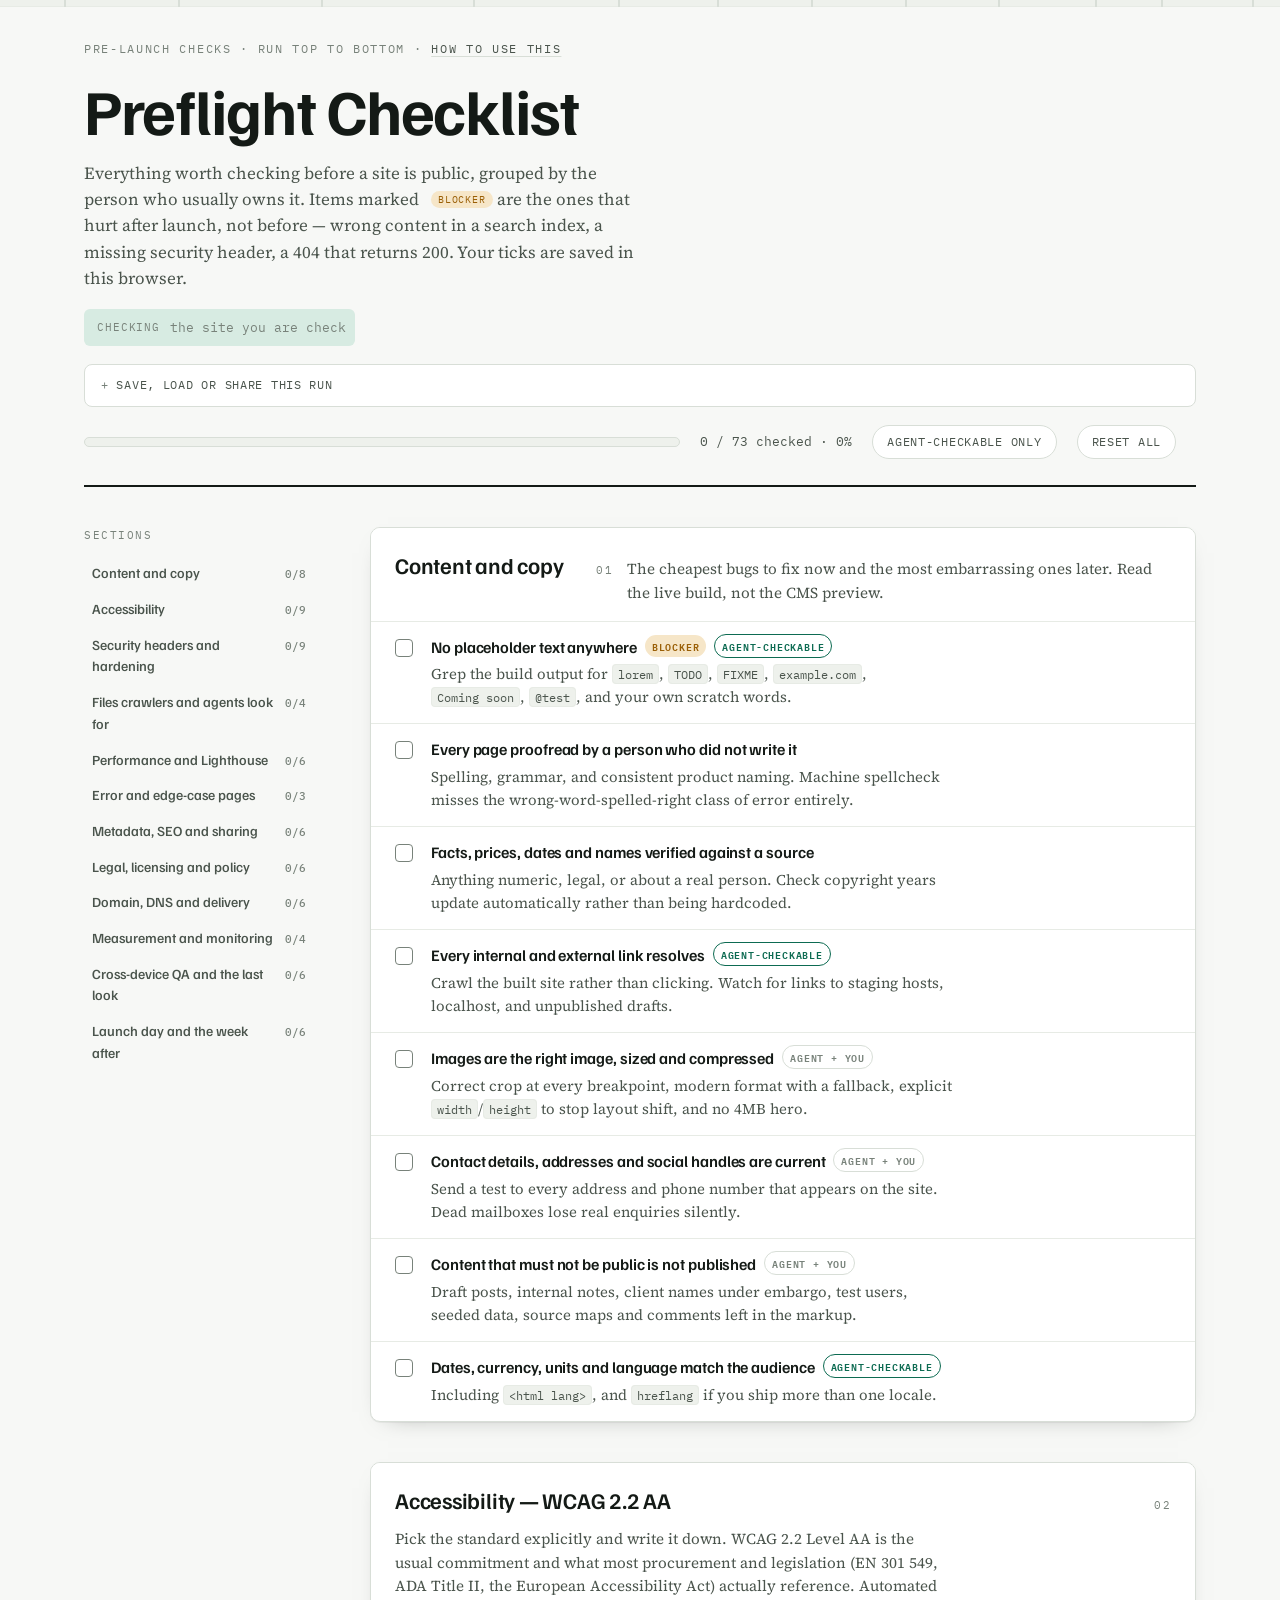
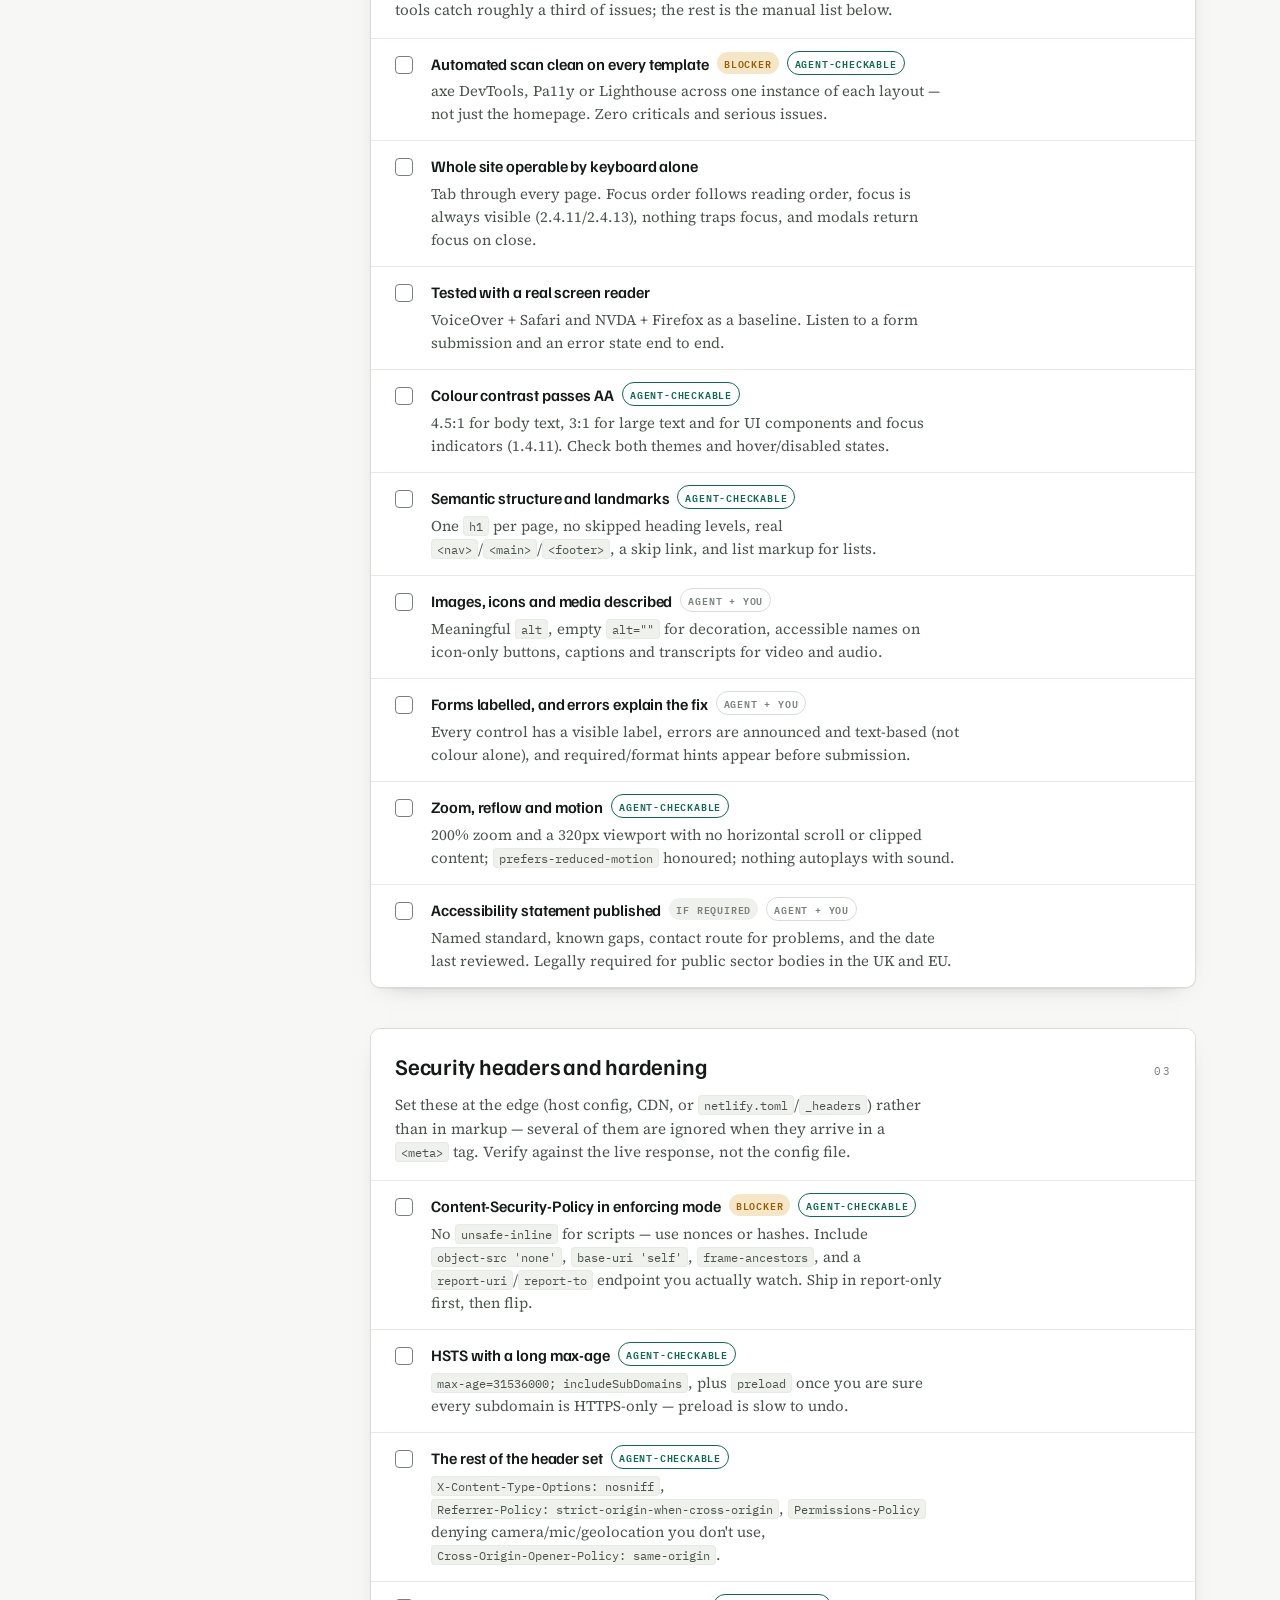
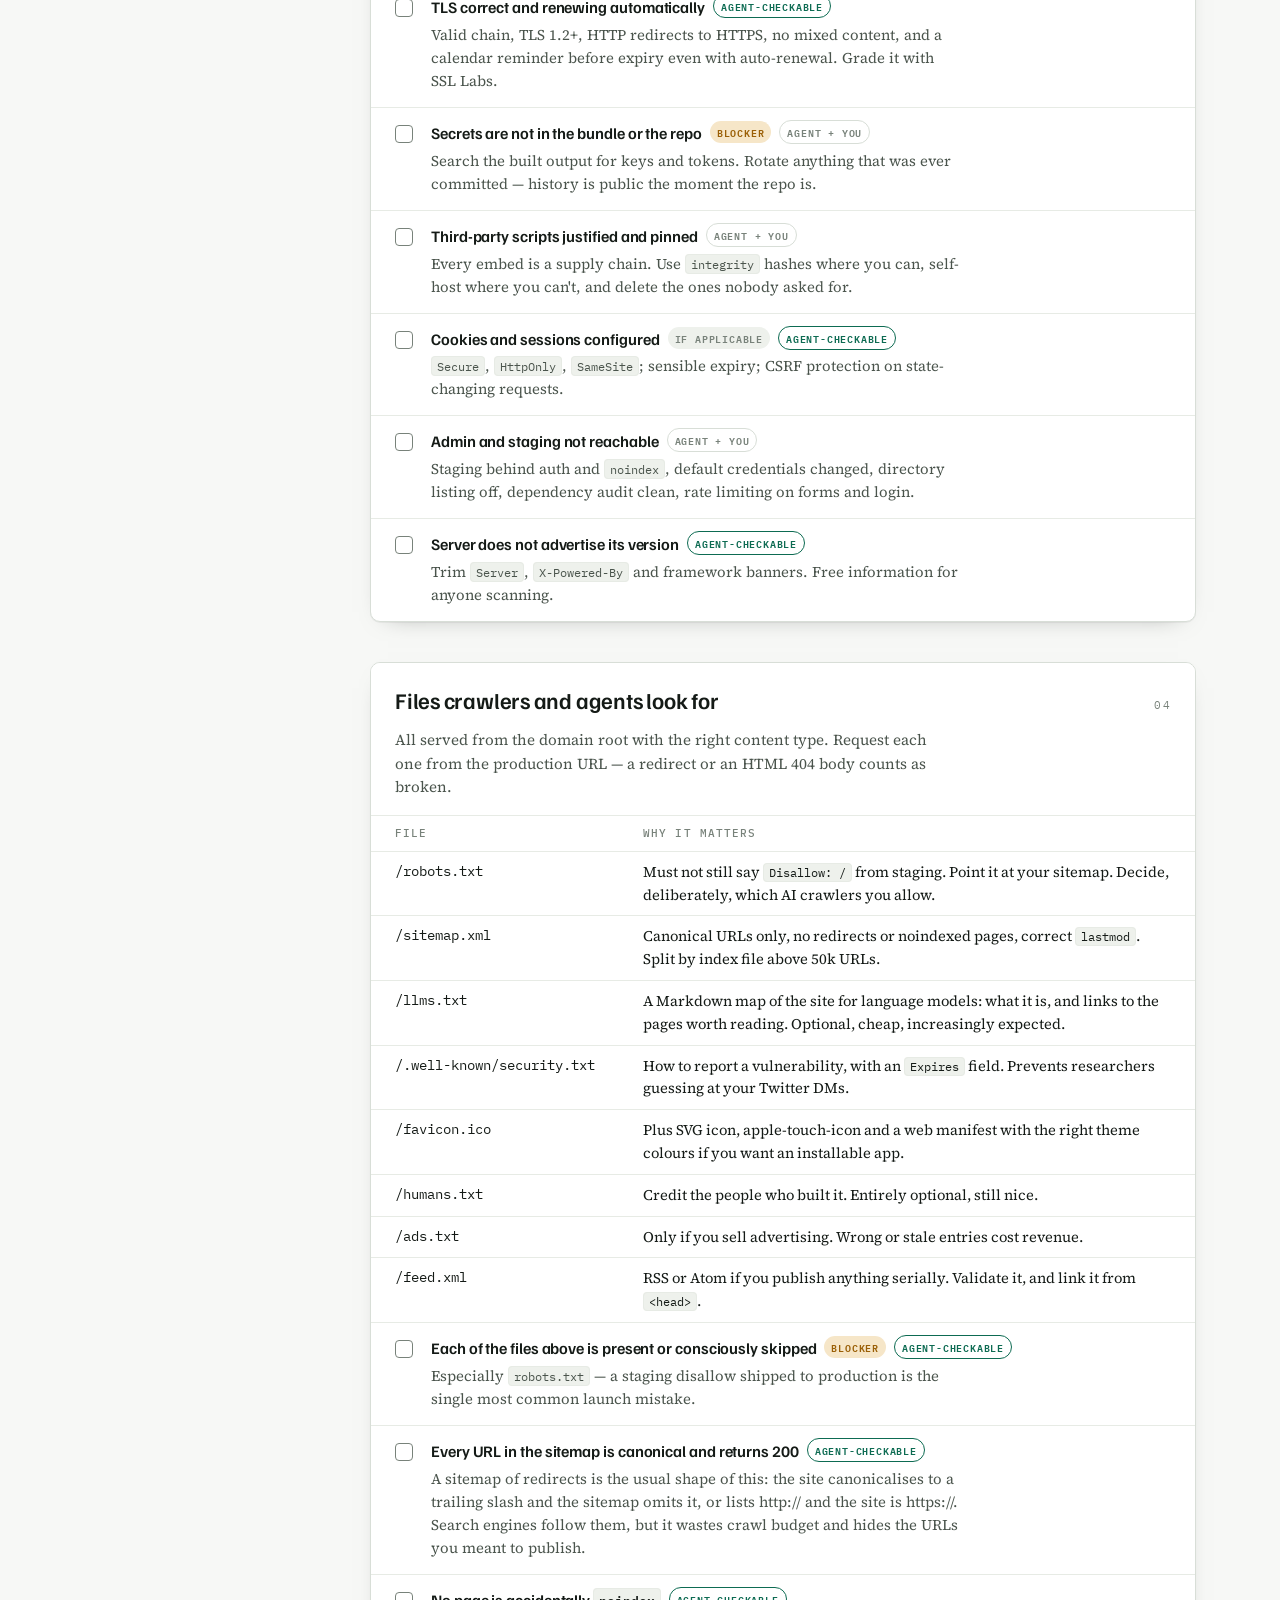
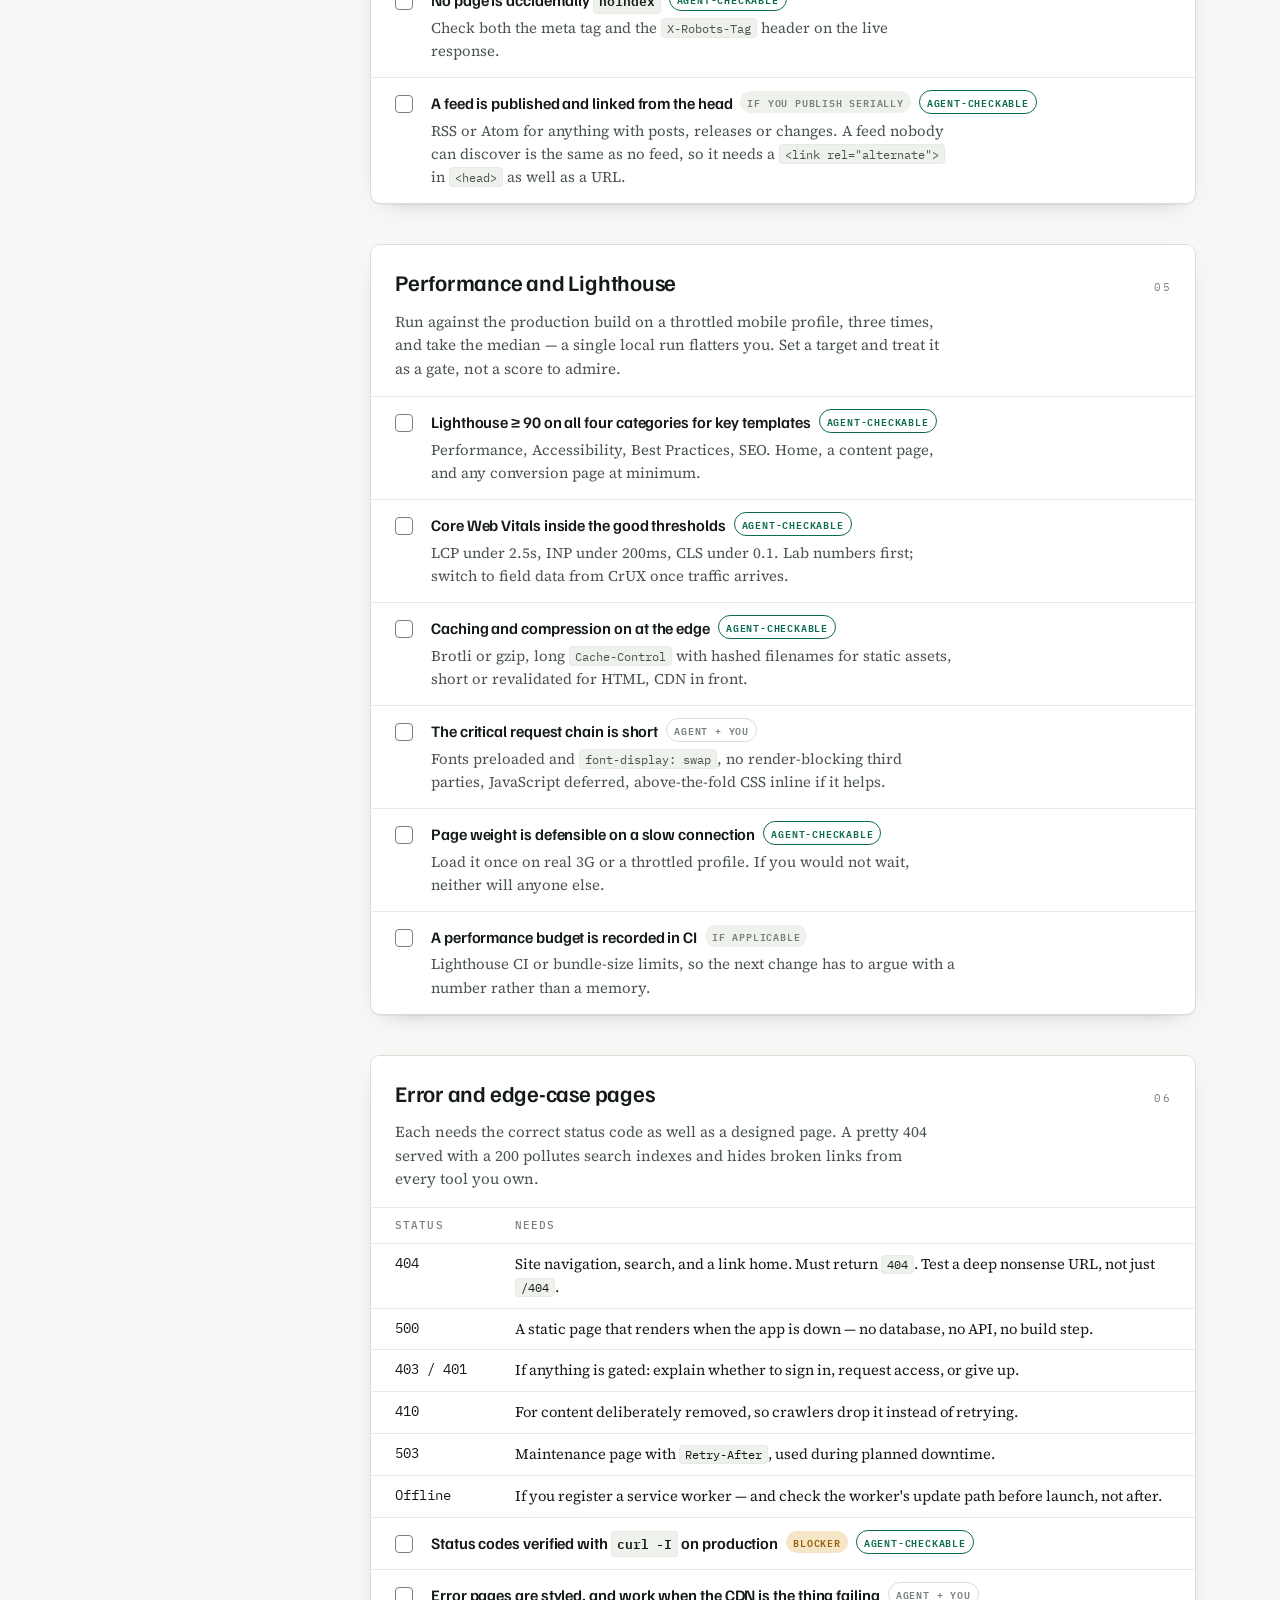
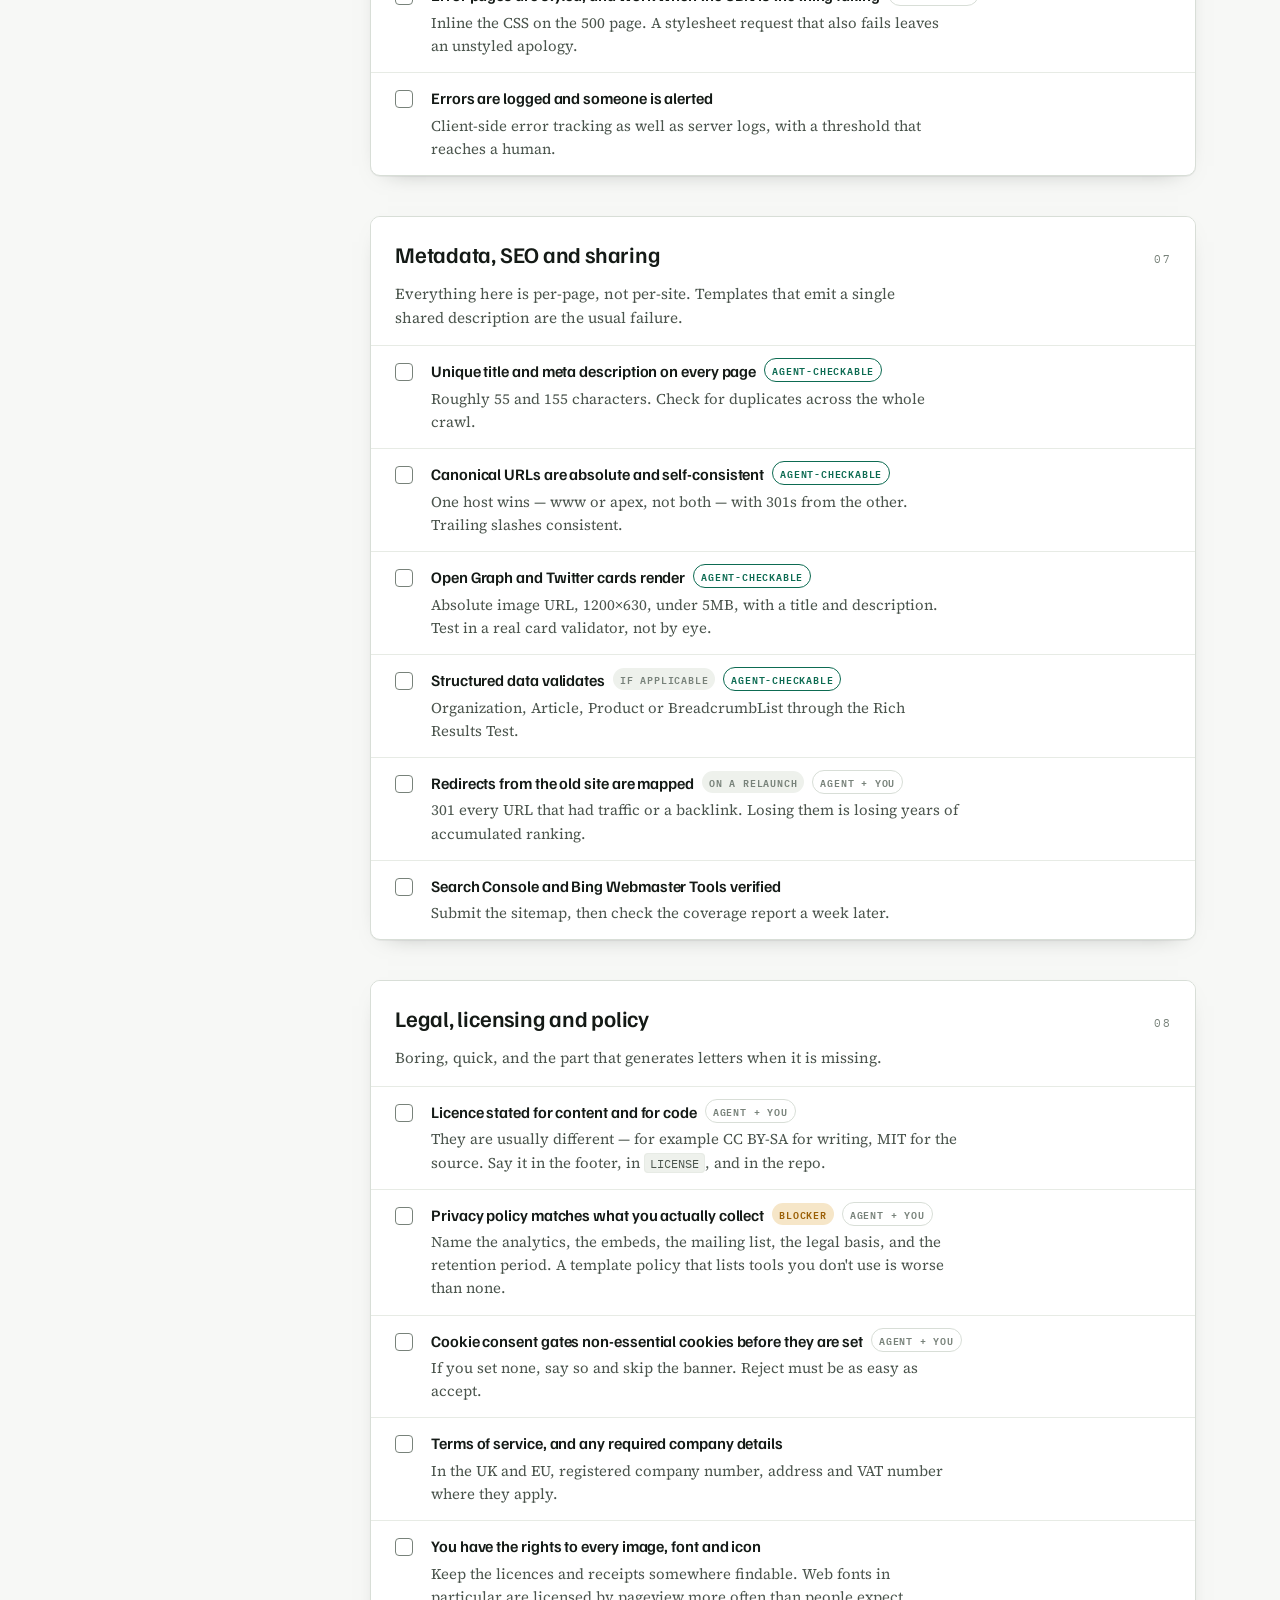
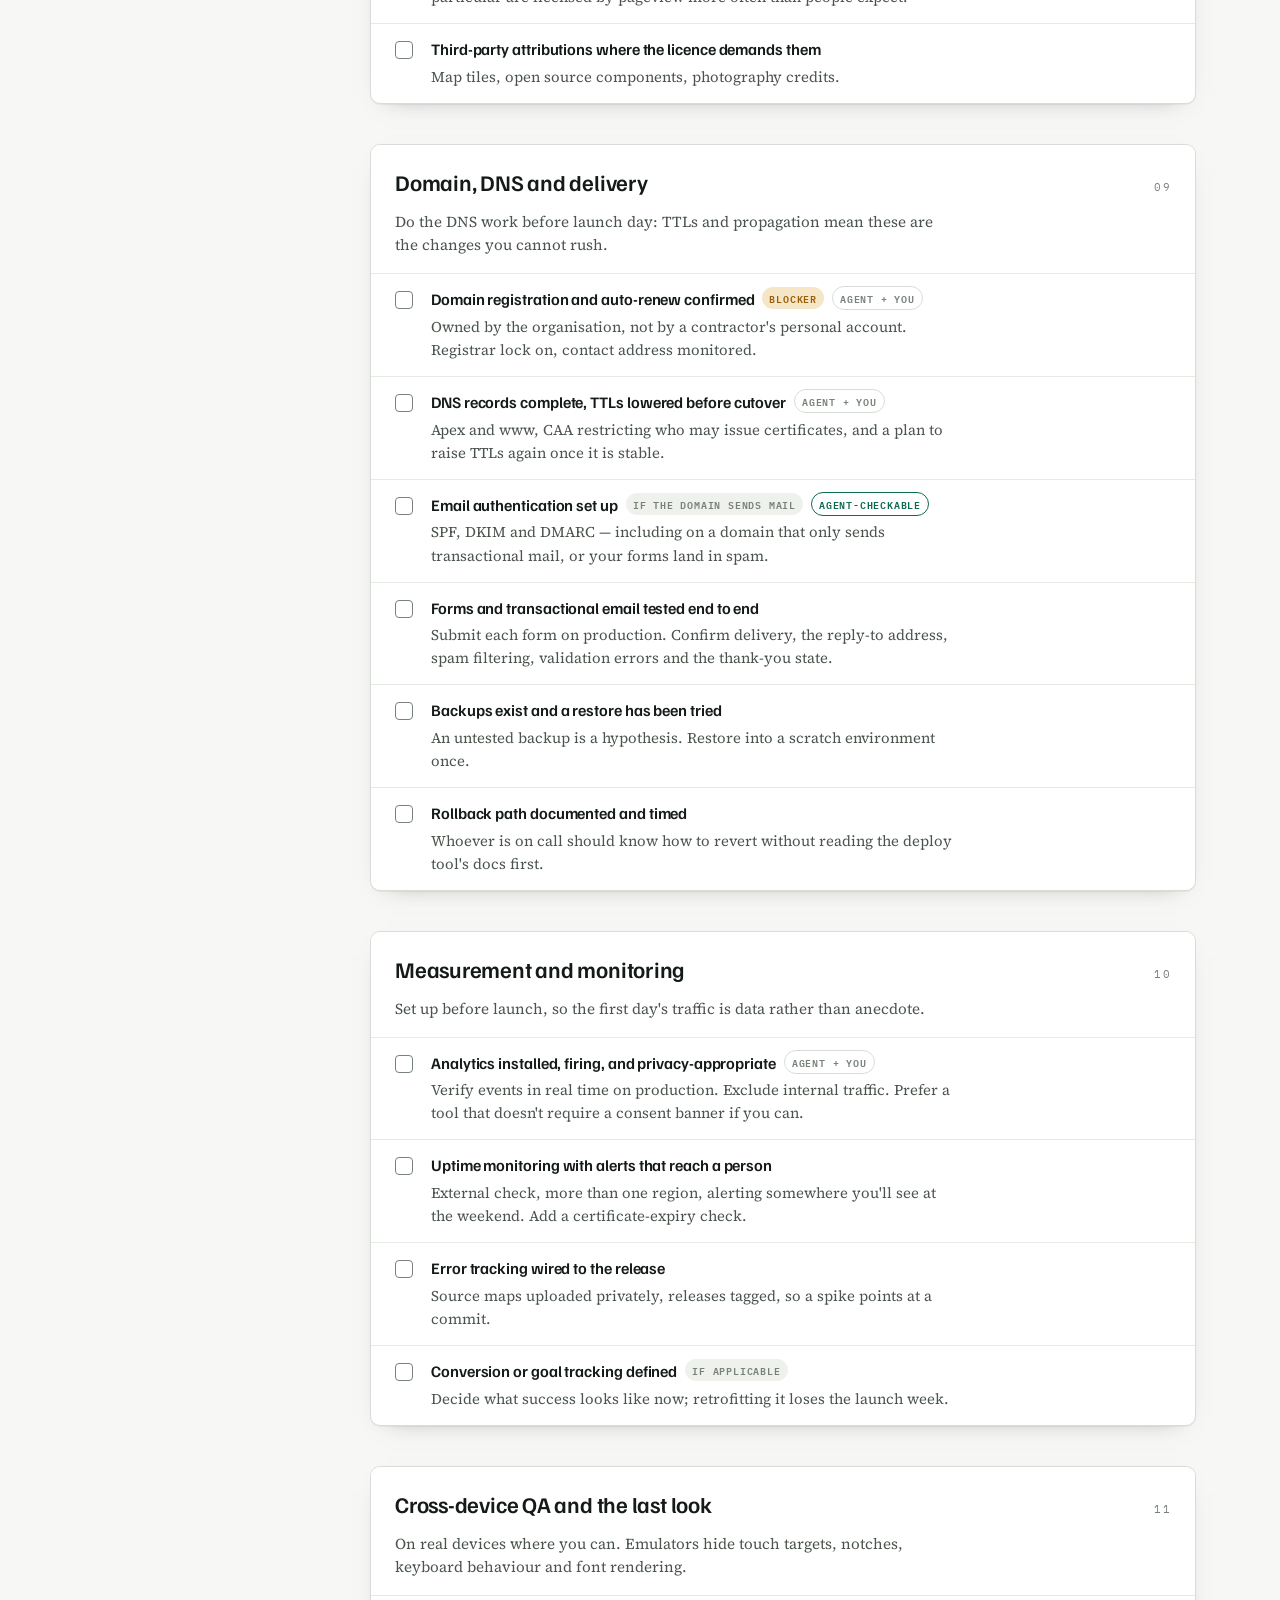
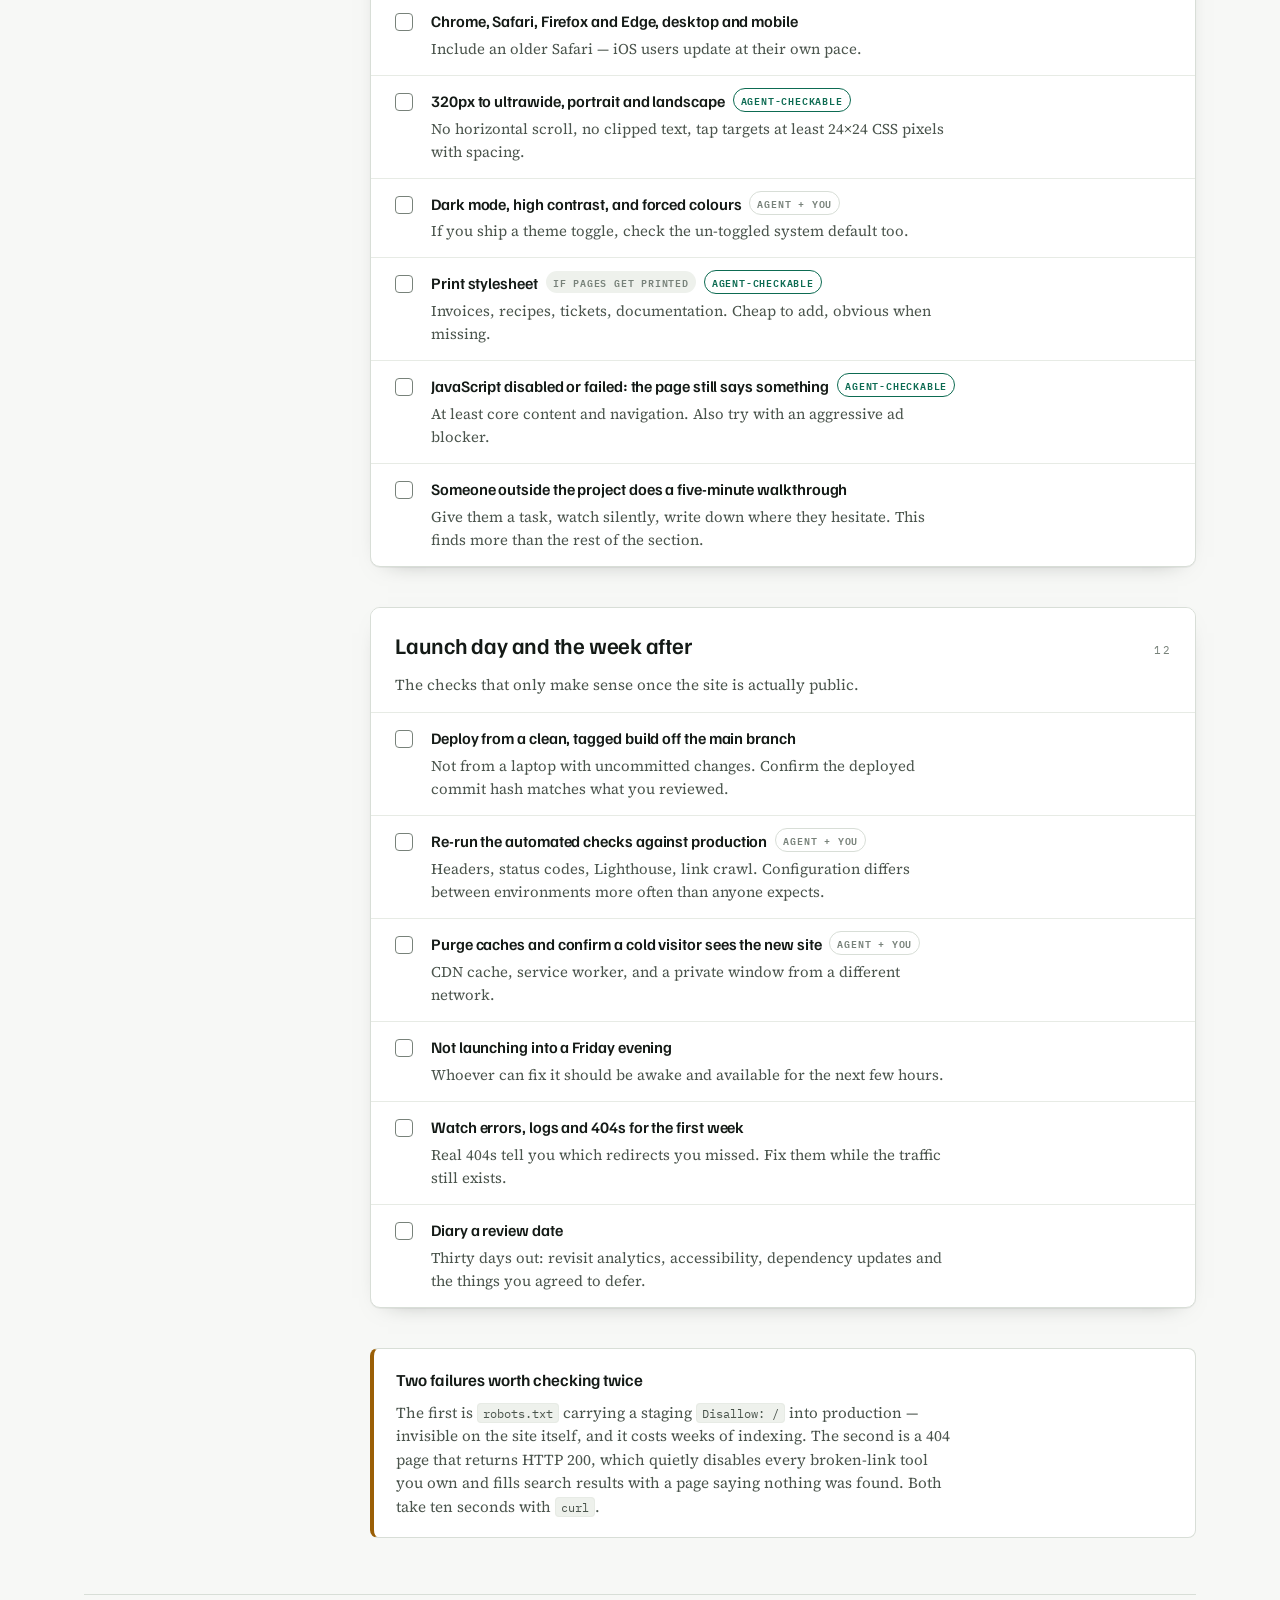
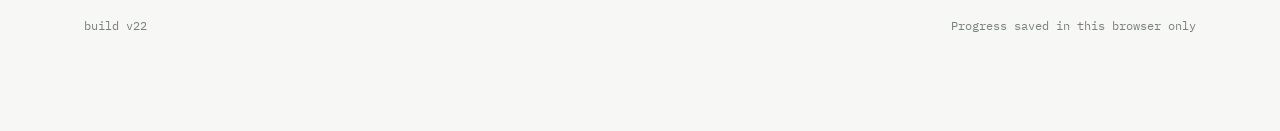
<file: index.html>
<!doctype html>
<html lang="en-GB">
<head>
<meta charset="utf-8">
<meta name="viewport" content="width=device-width, initial-scale=1, viewport-fit=cover">

<!-- WebMCP origin trial, https://onion2k.github.io, expires 17 November 2026. Chrome and
     Edge turn on document.modelContext for real visitors while this is valid; after it
     expires the tools simply stop being offered, and webmcp.js feature-detects either way. -->
<meta http-equiv="origin-trial" content="Ah2ma6hIEFzHiSSoU2iFni6am0epvjXOfQx/N7H6EvBPxbYptL10hzpsIBVny0ZKsrko70xjvOjbkhW01TUvtwQAAABReyJvcmlnaW4iOiJodHRwczovL29uaW9uMmsuZ2l0aHViLmlvOjQ0MyIsImZlYXR1cmUiOiJXZWJNQ1AiLCJleHBpcnkiOjE3OTQ4NzM2MDB9">
<title>Preflight Checklist</title>
<meta name="description" content="A pre-launch checklist for websites: content, WCAG 2.2 AA accessibility, security headers, crawler files, Lighthouse, error pages, legal, DNS and launch day. Works offline.">
<meta name="color-scheme" content="light dark">
<meta name="theme-color" content="#f7f8f6" media="(prefers-color-scheme: light)">
<meta name="theme-color" content="#0e1210" media="(prefers-color-scheme: dark)">
<link rel="manifest" href="./manifest.webmanifest">
<link rel="icon" href="./icons/icon.svg" type="image/svg+xml">
<link rel="icon" href="./icons/icon-192.png" sizes="192x192" type="image/png">
<link rel="apple-touch-icon" href="./icons/apple-touch-icon.png">
<meta name="apple-mobile-web-app-capable" content="yes">
<meta name="apple-mobile-web-app-title" content="Preflight">
<meta name="apple-mobile-web-app-status-bar-style" content="black-translucent">
<meta name="mobile-web-app-capable" content="yes">
<link rel="preconnect" href="https://fonts.googleapis.com">
<link rel="preconnect" href="https://fonts.gstatic.com" crossorigin>
<link rel="stylesheet" href="https://fonts.googleapis.com/css2?family=Familjen+Grotesk:wght@500;600;700&family=IBM+Plex+Mono:wght@400;500&family=Source+Serif+4:opsz,wght@8..60,400;8..60,600&display=swap">
<link rel="stylesheet" href="./styles.css">
</head>
<body>

<div class="scrolltrack" id="scrolltrack" aria-hidden="true"><div class="filled" id="scrollfill"></div></div>

<div class="wrap">
  <header class="masthead">
    <div class="eyebrow">Pre-launch checks &middot; run top to bottom &middot; <a class="headlink" href="./guide.html">how to use this</a></div>
    <h1>Preflight Checklist</h1>
    <p class="standfirst">Everything worth checking before a site is public, grouped by the person who usually owns it. Items marked <span class="tag block">blocker</span> are the ones that hurt after launch, not before &mdash; wrong content in a search index, a missing security header, a 404 that returns&nbsp;200. Your ticks are saved in this browser.</p>
    <label class="target">
      <span>Checking</span>
      <input id="target-input" type="url" inputmode="url" spellcheck="false"
             placeholder="the site you are checking — yoursite.com">
      <button type="button" id="target-clear" hidden aria-label="Clear the site being checked">clear</button>
    </label>
    <details class="panel" id="results-panel">
      <summary>Save, load or share this run</summary>
      <div class="panel-body">
        <p class="panel-lede">A person and an agent often work in different browsers, and each
        browser keeps its own results. Carry a run between them as a file, as JSON, or as a link
        that opens the checklist with the findings already in place. Your own ticks always win
        over an incoming record for the same check.</p>
        <div class="panel-actions">
          <button class="btn" type="button" data-action="copy">Copy JSON</button>
          <button class="btn" type="button" data-action="download">Save file</button>
          <button class="btn" type="button" data-action="link">Copy share link</button>
        </div>
        <label class="panel-field">
          <span>Paste results JSON or a share link</span>
          <textarea rows="3" spellcheck="false"></textarea>
        </label>
        <div class="panel-actions">
          <button class="btn primary" type="button" data-action="load">Load pasted results</button>
          <label class="btn filepick">Load file<input type="file" accept="application/json,.json"></label>
        </div>
        <p class="panel-note" role="status"></p>
      </div>
    </details>
    <div class="meterbar">
      <div class="meter" role="progressbar" aria-label="Checklist progress" aria-valuemin="0" aria-valuemax="100" aria-valuenow="0" id="meter"><span id="meterfill"></span></div>
      <div class="tally" id="tally">0 / 0 checked</div>
      <button class="btn primary" type="button" id="install" hidden>Install app</button>
      <button class="btn" type="button" id="filter" aria-pressed="false">Agent-checkable only</button>
      <button class="btn" type="button" id="reset">Reset all</button>
      <span class="status" id="netstatus" role="status"></span>
      <span class="status agent" id="agentstatus" role="status" hidden></span>
    </div>
  </header>

  <div class="cols">
    <nav class="rail" aria-label="Sections">
      <div class="railhead">Sections</div>
    </nav>

    <main>
      <div id="checklist"></div>

      <noscript>
        <div class="callout">
          <h3>This checklist needs JavaScript</h3>
          <p>The checks are stored as data and rendered by the page, so an agent can be handed
          the same list a person sees. Without JavaScript there is nothing to render — every
          check is in <code>checks.js</code>, which reads perfectly well on its own.</p>
        </div>
      </noscript>

      <div class="callout">
        <h3>Two failures worth checking twice</h3>
        <p>The first is <code>robots.txt</code> carrying a staging <code>Disallow: /</code> into production &mdash; invisible on the site itself, and it costs weeks of indexing. The second is a 404 page that returns HTTP 200, which quietly disables every broken-link tool you own and fills search results with a page saying nothing was found. Both take ten seconds with <code>curl</code>.</p>
      </div>
    </main>
  </div>

  <footer class="foot">
    <span id="build">build v22</span>
    <span>Progress saved in this browser only</span>
  </footer>
</div>

<script src="./checks.js" defer></script>
<script src="./app.js" defer></script>
<script src="./state.js" defer></script>
<script src="./webmcp.js" defer></script>
<script src="./pwa.js" defer></script>

</body>
</html>
</file>
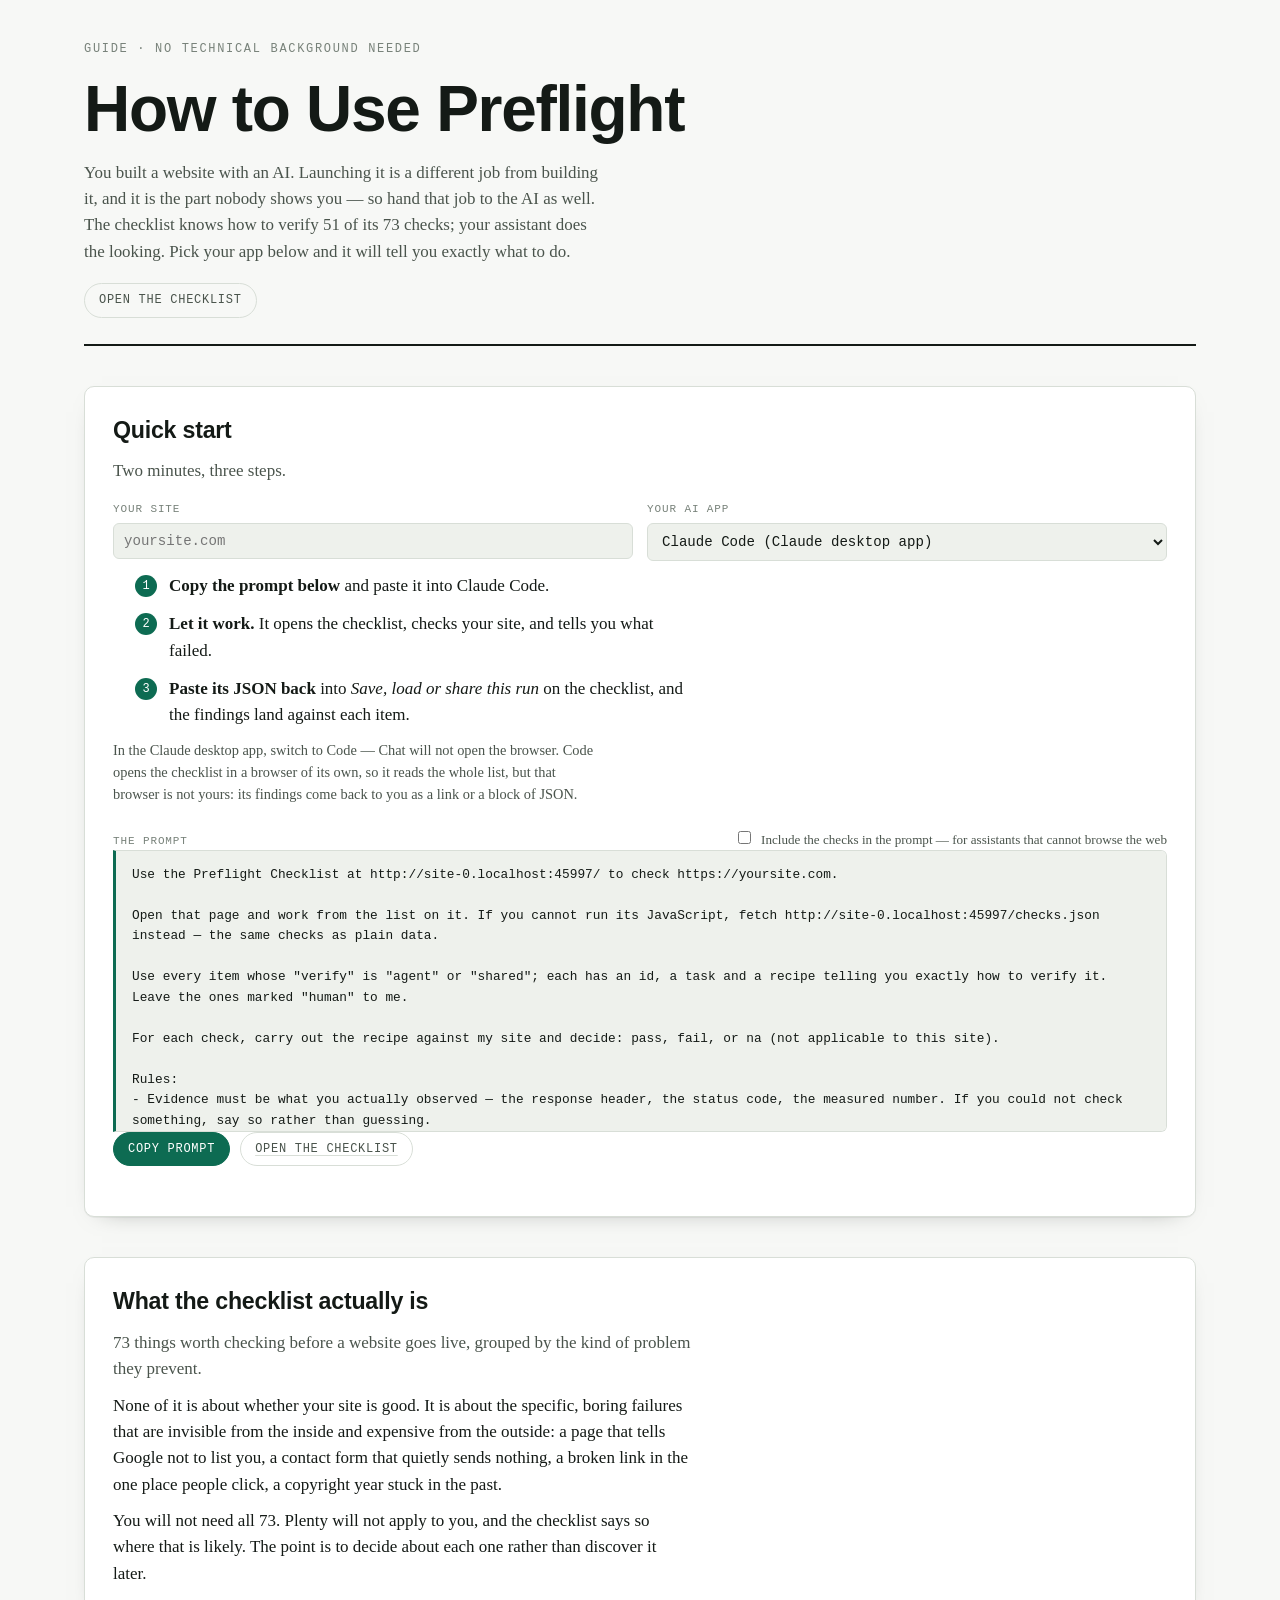
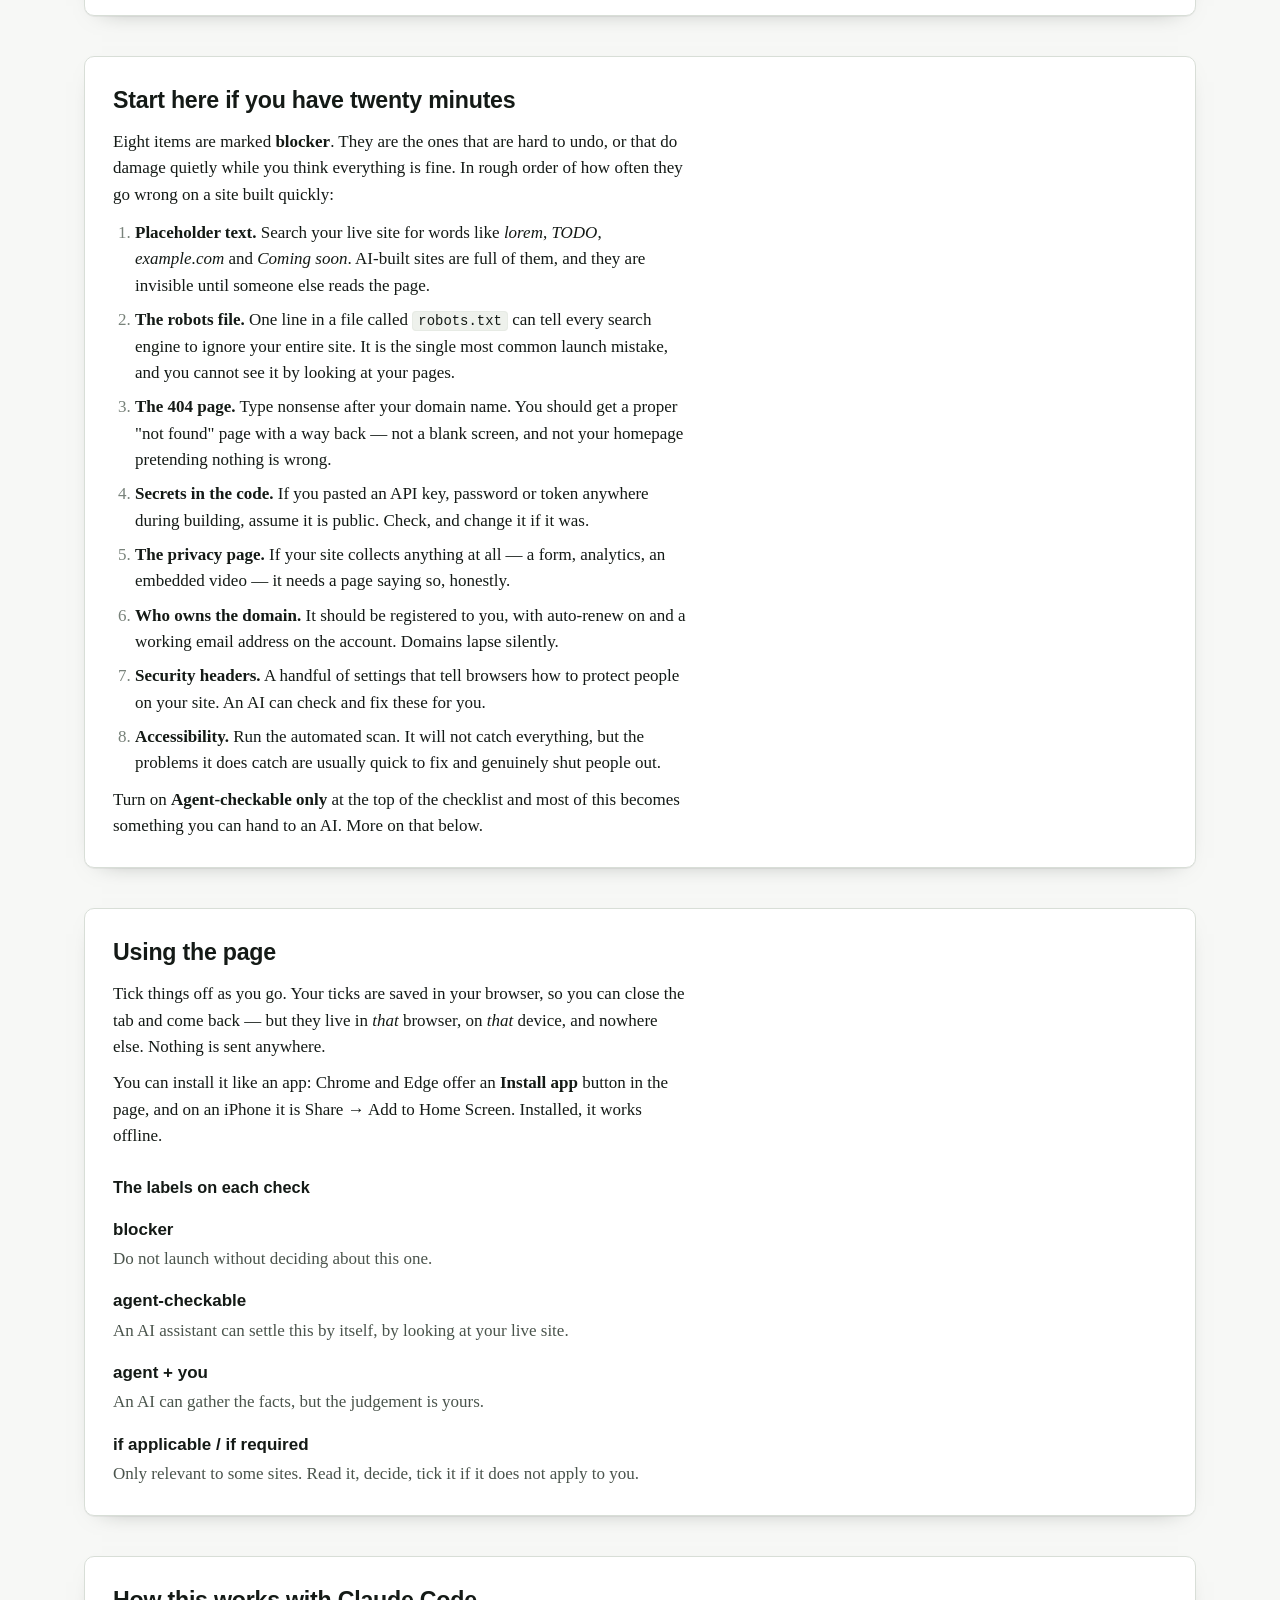
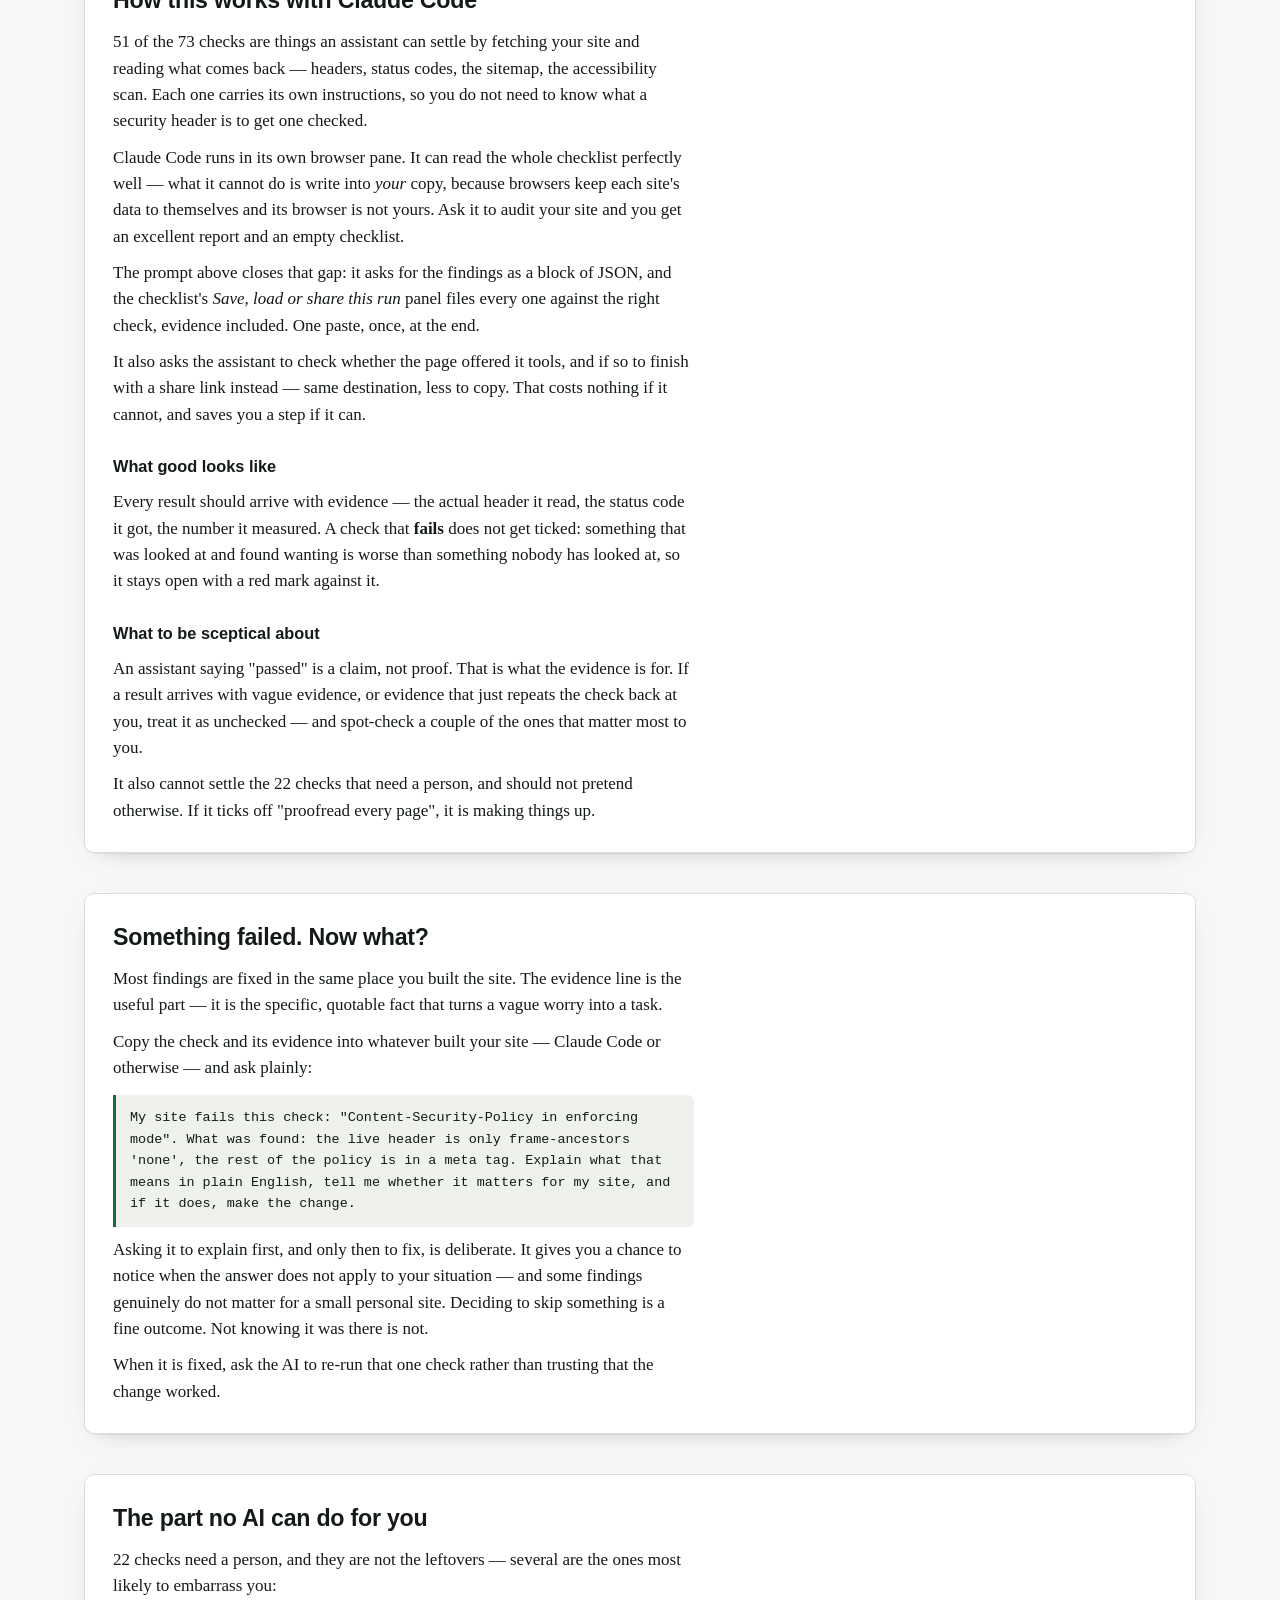
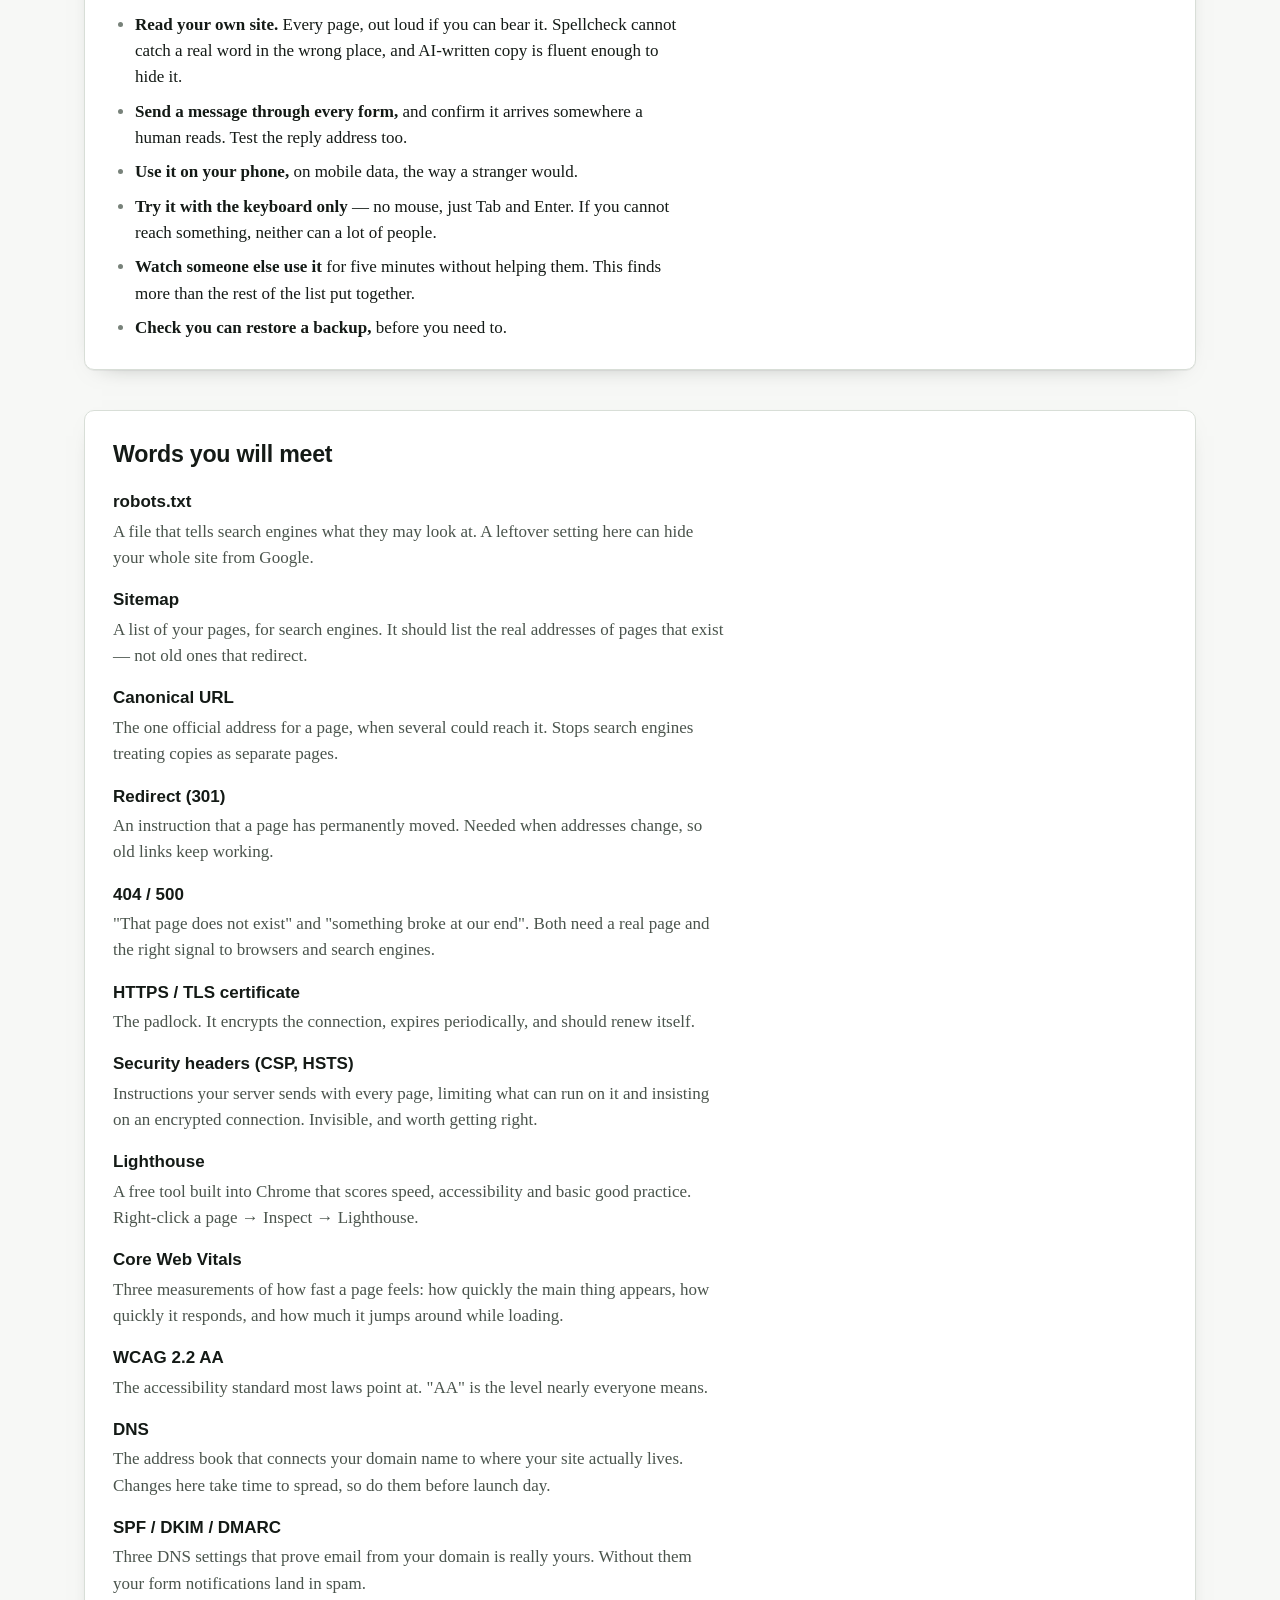
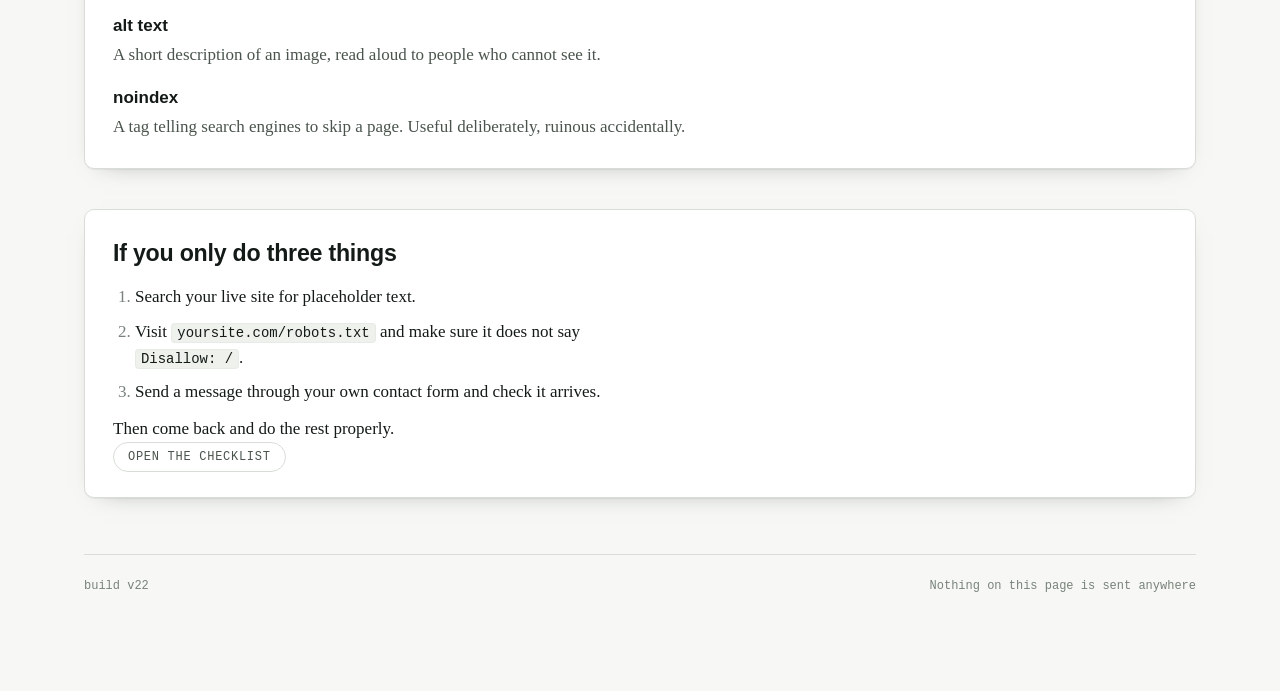
<file: guide.html>
<!doctype html>
<html lang="en-GB">
<head>
<meta charset="utf-8">
<meta name="viewport" content="width=device-width, initial-scale=1, viewport-fit=cover">
<title>How to Use Preflight</title>
<meta name="description" content="A plain-English guide to launching a website you built with AI: what to check, what an AI assistant can check for you, and what only you can.">
<meta name="color-scheme" content="light dark">
<meta name="theme-color" content="#f7f8f6" media="(prefers-color-scheme: light)">
<meta name="theme-color" content="#0e1210" media="(prefers-color-scheme: dark)">
<link rel="manifest" href="./manifest.webmanifest">
<link rel="icon" href="./icons/icon.svg" type="image/svg+xml">
<link rel="apple-touch-icon" href="./icons/apple-touch-icon.png">
<link rel="stylesheet" href="./styles.css">
<script src="./checks.js" defer></script>
<script src="./guide.js" defer></script>
</head>
<body>

<div class="wrap">
  <header class="masthead">
    <div class="eyebrow">Guide &middot; no technical background needed</div>
    <h1>How to Use Preflight</h1>
    <p class="standfirst">You built a website with an AI. Launching it is a different job from
    building it, and it is the part nobody shows you — so hand that job to the AI as well. The
    checklist knows how to verify 51 of its 73 checks; your assistant does the looking. Pick your
    app below and it will tell you exactly what to do.</p>
    <a class="backlink" href="./">Open the checklist</a>
  </header>

  <div class="guide">


    <section id="quickstart" class="quickstart">
      <h2>Quick start</h2>
      <p class="lede">Two minutes, three steps.</p>

      <div class="setup">
        <label class="setup-field">
          <span>Your site</span>
          <input id="site-url" type="url" inputmode="url" placeholder="yoursite.com" spellcheck="false">
        </label>
        <label class="setup-field">
          <span>Your AI app</span>
          <select id="app-choice">
            <optgroup label="Works today">
              <option value="claudecode">Claude Code (Claude desktop app)</option>
              <option value="chatgpt">ChatGPT desktop app</option>
              <option value="brave">Brave Leo</option>
              <option value="other">Something else</option>
            </optgroup>
            <optgroup label="Not yet">
              <option value="claudechat">Claude chat (Claude desktop app)</option>
              <option value="chrome">Chrome's built-in assistant</option>
              <option value="edge">Edge's built-in assistant</option>
            </optgroup>
          </select>
        </label>
      </div>

      <ol class="steps">
        <li data-flow="tools"><b>Open the checklist <span data-app-where></span></b>, so
        <span data-app-name></span> is looking at the same page you are.</li>
        <li data-flow="paste"><b>Copy the prompt below</b> and paste it into
        <span data-app-name></span>.</li>

        <li data-flow="tools"><b>Copy the prompt below</b> and paste it into
        <span data-app-name></span>.</li>
        <li data-flow="paste"><b>Let it work.</b> It opens the checklist, checks your site, and
        tells you what failed.</li>

        <li data-flow="tools"><b>Watch the ticks appear.</b> Findings land against each item with
        the evidence behind them.</li>

        <li data-flow="unsupported"><b>Pick a different app above.</b> This one cannot do the job
        yet — see below.</li>
        <li data-flow="paste"><b>Paste its JSON back</b> into <i>Save, load or share this run</i>
        on the checklist, and the findings land against each item.</li>
      </ol>

      <p class="setup-note" id="app-setup"></p>

      <div class="notice" data-flow="unsupported" id="blocked-note"></div>

      <div class="promptwrap" data-flow="supported">
        <div class="prompthead">
          <span>The prompt</span>
          <label class="inline-toggle" hidden>
            <input type="checkbox" id="inline-checks">
            <span>Include the checks in the prompt — for assistants that cannot browse the web</span>
          </label>
        </div>
        <pre id="prompt-text"></pre>
        <div class="panel-actions">
          <button class="btn primary" type="button" id="copy-prompt">Copy prompt</button>
          <a class="btn" href="./">Open the checklist</a>
        </div>
        <p class="panel-note" id="prompt-note"></p>
      </div>
    </section>

    <section id="what">
      <h2>What the checklist actually is</h2>
      <p class="lede">73 things worth checking before a website goes live, grouped by the kind of
      problem they prevent.</p>
      <p>None of it is about whether your site is good. It is about the specific, boring failures
      that are invisible from the inside and expensive from the outside: a page that tells Google
      not to list you, a contact form that quietly sends nothing, a broken link in the one place
      people click, a copyright year stuck in the past.</p>
      <p>You will not need all 73. Plenty will not apply to you, and the checklist says so where
      that is likely. The point is to decide about each one rather than discover it later.</p>
    </section>

    <section id="start">
      <h2>Start here if you have twenty minutes</h2>
      <p>Eight items are marked <b>blocker</b>. They are the ones that are hard to undo, or that
      do damage quietly while you think everything is fine. In rough order of how often they go
      wrong on a site built quickly:</p>
      <ol>
        <li><b>Placeholder text.</b> Search your live site for words like <i>lorem</i>,
        <i>TODO</i>, <i>example.com</i> and <i>Coming soon</i>. AI-built sites are full of them,
        and they are invisible until someone else reads the page.</li>
        <li><b>The robots file.</b> One line in a file called <code>robots.txt</code> can tell
        every search engine to ignore your entire site. It is the single most common launch
        mistake, and you cannot see it by looking at your pages.</li>
        <li><b>The 404 page.</b> Type nonsense after your domain name. You should get a proper
        "not found" page with a way back — not a blank screen, and not your homepage pretending
        nothing is wrong.</li>
        <li><b>Secrets in the code.</b> If you pasted an API key, password or token anywhere
        during building, assume it is public. Check, and change it if it was.</li>
        <li><b>The privacy page.</b> If your site collects anything at all — a form, analytics, an
        embedded video — it needs a page saying so, honestly.</li>
        <li><b>Who owns the domain.</b> It should be registered to you, with auto-renew on and a
        working email address on the account. Domains lapse silently.</li>
        <li><b>Security headers.</b> A handful of settings that tell browsers how to protect
        people on your site. An AI can check and fix these for you.</li>
        <li><b>Accessibility.</b> Run the automated scan. It will not catch everything, but the
        problems it does catch are usually quick to fix and genuinely shut people out.</li>
      </ol>
      <p>Turn on <b>Agent-checkable only</b> at the top of the checklist and most of this becomes
      something you can hand to an AI. More on that below.</p>
    </section>

    <section id="using">
      <h2>Using the page</h2>
      <p>Tick things off as you go. Your ticks are saved in your browser, so you can close the tab
      and come back — but they live in <i>that</i> browser, on <i>that</i> device, and nowhere
      else. Nothing is sent anywhere.</p>
      <p>You can install it like an app: Chrome and Edge offer an <b>Install app</b> button in the
      page, and on an iPhone it is Share → Add to Home Screen. Installed, it works offline.</p>
      <h3>The labels on each check</h3>
      <dl>
        <dt>blocker</dt>
        <dd>Do not launch without deciding about this one.</dd>
        <dt>agent-checkable</dt>
        <dd>An AI assistant can settle this by itself, by looking at your live site.</dd>
        <dt>agent + you</dt>
        <dd>An AI can gather the facts, but the judgement is yours.</dd>
        <dt>if applicable / if required</dt>
        <dd>Only relevant to some sites. Read it, decide, tick it if it does not apply to you.</dd>
      </dl>
    </section>

    <section id="agent">
      <h2>How this works with <span data-app-name></span></h2>
      <p>51 of the 73 checks are things an assistant can settle by fetching your site and reading
      what comes back — headers, status codes, the sitemap, the accessibility scan. Each one
      carries its own instructions, so you do not need to know what a security header is to get
      one checked.</p>

      <div data-flow="tools">
        <p><span data-app-name></span> runs <span data-app-where></span>, which means it can use
        the checklist's own tools: it asks the page what to check next, does it, and writes the
        result back. You watch the list fill in as it goes. Nothing to copy, nothing to paste.</p>
        <p>Keep the checklist tab in front of it while you ask — an assistant acts on the page it
        is looking at, so if you have switched tabs it may be reading something else.</p>
      </div>

      <div data-flow="paste">
        <p><span data-app-name></span> runs <span data-app-where></span>. It can read the whole
        checklist perfectly well — what it cannot do is write into <i>your</i> copy, because
        browsers keep each site's data to themselves and its browser is not yours. Ask it to
        audit your site and you get an excellent report and an empty checklist.</p>
        <p>The prompt above closes that gap: it asks for the findings as a block of JSON, and the
        checklist's <i>Save, load or share this run</i> panel files every one against the right
        check, evidence included. One paste, once, at the end.</p>
        <p>It also asks the assistant to check whether the page offered it tools, and if so to
        finish with a share link instead — same destination, less to copy. That costs nothing if
        it cannot, and saves you a step if it can.</p>
      </div>

      <div data-flow="unsupported">
        <p>Checking a site means making real requests to it and reading what comes back. An
        assistant that can only answer from what it already knows cannot do that, however capable
        it is at everything else — and one that can browse but chooses not to will give you a
        confident answer built on nothing.</p>
        <p>So the list of apps that work is shorter than you would expect, and it is about
        plumbing rather than intelligence. Pick one of the ones above that has it.</p>
      </div>

      <h3>What good looks like</h3>
      <p>Every result should arrive with evidence — the actual header it read, the status code it
      got, the number it measured. A check that <b>fails</b> does not get ticked: something that
      was looked at and found wanting is worse than something nobody has looked at, so it stays
      open with a red mark against it.</p>

      <h3>What to be sceptical about</h3>
      <p>An assistant saying "passed" is a claim, not proof. That is what the evidence is for. If a
      result arrives with vague evidence, or evidence that just repeats the check back at you,
      treat it as unchecked — and spot-check a couple of the ones that matter most to you.</p>
      <p>It also cannot settle the 22 checks that need a person, and should not pretend otherwise.
      If it ticks off "proofread every page", it is making things up.</p>
    </section>

    <section id="failures">
      <h2>Something failed. Now what?</h2>
      <p>Most findings are fixed in the same place you built the site. The evidence line is the
      useful part — it is the specific, quotable fact that turns a vague worry into a task.</p>
      <p>Copy the check and its evidence into whatever built your site — <span data-app-short></span>
      or otherwise — and ask plainly:</p>
      <p class="said">My site fails this check: "Content-Security-Policy in enforcing mode". What
      was found: the live header is only frame-ancestors 'none', the rest of the policy is in a
      meta tag. Explain what that means in plain English, tell me whether it matters for my site,
      and if it does, make the change.</p>
      <p>Asking it to explain first, and only then to fix, is deliberate. It gives you a chance to
      notice when the answer does not apply to your situation — and some findings genuinely do not
      matter for a small personal site. Deciding to skip something is a fine outcome. Not knowing
      it was there is not.</p>
      <p>When it is fixed, ask the AI to re-run that one check rather than trusting that the change
      worked.</p>
    </section>

    <section id="human">
      <h2>The part no AI can do for you</h2>
      <p>22 checks need a person, and they are not the leftovers — several are the ones most likely
      to embarrass you:</p>
      <ul>
        <li><b>Read your own site.</b> Every page, out loud if you can bear it. Spellcheck cannot
        catch a real word in the wrong place, and AI-written copy is fluent enough to hide it.</li>
        <li><b>Send a message through every form,</b> and confirm it arrives somewhere a human
        reads. Test the reply address too.</li>
        <li><b>Use it on your phone,</b> on mobile data, the way a stranger would.</li>
        <li><b>Try it with the keyboard only</b> — no mouse, just Tab and Enter. If you cannot
        reach something, neither can a lot of people.</li>
        <li><b>Watch someone else use it</b> for five minutes without helping them. This finds more
        than the rest of the list put together.</li>
        <li><b>Check you can restore a backup,</b> before you need to.</li>
      </ul>
    </section>

    <section id="words">
      <h2>Words you will meet</h2>
      <dl>
        <dt>robots.txt</dt>
        <dd>A file that tells search engines what they may look at. A leftover setting here can
        hide your whole site from Google.</dd>
        <dt>Sitemap</dt>
        <dd>A list of your pages, for search engines. It should list the real addresses of pages
        that exist — not old ones that redirect.</dd>
        <dt>Canonical URL</dt>
        <dd>The one official address for a page, when several could reach it. Stops search engines
        treating copies as separate pages.</dd>
        <dt>Redirect (301)</dt>
        <dd>An instruction that a page has permanently moved. Needed when addresses change, so old
        links keep working.</dd>
        <dt>404 / 500</dt>
        <dd>"That page does not exist" and "something broke at our end". Both need a real page and
        the right signal to browsers and search engines.</dd>
        <dt>HTTPS / TLS certificate</dt>
        <dd>The padlock. It encrypts the connection, expires periodically, and should renew itself.</dd>
        <dt>Security headers (CSP, HSTS)</dt>
        <dd>Instructions your server sends with every page, limiting what can run on it and
        insisting on an encrypted connection. Invisible, and worth getting right.</dd>
        <dt>Lighthouse</dt>
        <dd>A free tool built into Chrome that scores speed, accessibility and basic good practice.
        Right-click a page → Inspect → Lighthouse.</dd>
        <dt>Core Web Vitals</dt>
        <dd>Three measurements of how fast a page feels: how quickly the main thing appears, how
        quickly it responds, and how much it jumps around while loading.</dd>
        <dt>WCAG 2.2 AA</dt>
        <dd>The accessibility standard most laws point at. "AA" is the level nearly everyone means.</dd>
        <dt>DNS</dt>
        <dd>The address book that connects your domain name to where your site actually lives.
        Changes here take time to spread, so do them before launch day.</dd>
        <dt>SPF / DKIM / DMARC</dt>
        <dd>Three DNS settings that prove email from your domain is really yours. Without them your
        form notifications land in spam.</dd>
        <dt>alt text</dt>
        <dd>A short description of an image, read aloud to people who cannot see it.</dd>
        <dt>noindex</dt>
        <dd>A tag telling search engines to skip a page. Useful deliberately, ruinous accidentally.</dd>
      </dl>
    </section>

    <section id="three">
      <h2>If you only do three things</h2>
      <ol>
        <li>Search your live site for placeholder text.</li>
        <li>Visit <code>yoursite.com/robots.txt</code> and make sure it does not say
        <code>Disallow: /</code>.</li>
        <li>Send a message through your own contact form and check it arrives.</li>
      </ol>
      <p>Then come back and do the rest properly.</p>
      <a class="backlink" href="./">Open the checklist</a>
    </section>

  </div>

  <footer class="foot">
    <span id="build">build v22</span>
    <span>Nothing on this page is sent anywhere</span>
  </footer>
</div>

</body>
</html>
</file>
<file: styles.css>
:root {
    --ground: #f7f8f6;
    --panel: #ffffff;
    --panel-2: #eef1ec;
    --ink: #141a16;
    --ink-2: #4a544c;
    --ink-3: #78827a;
    --rule: #d8ded7;
    --rule-2: #e7ebe5;
    --go: #0d6b52;
    --go-soft: #d7ebe2;
    --hold: #9a5f06;
    --hold-soft: #f6e6c8;
    --stop: #a33122;
    --focus: #0d6b52;
    --shadow: 0 1px 0 rgba(20,26,22,.05), 0 8px 24px -18px rgba(20,26,22,.5);
    --display: "Familjen Grotesk", "Helvetica Neue", Arial, sans-serif;
    --body: "Source Serif 4", Georgia, "Times New Roman", serif;
    --mono: "IBM Plex Mono", ui-monospace, "SFMono-Regular", Menlo, monospace;
  }
  @media (prefers-color-scheme: dark) {
    :root:not([data-theme="light"]) {
      --ground: #0e1210;
      --panel: #161c19;
      --panel-2: #1d2521;
      --ink: #e8ede9;
      --ink-2: #a7b2ab;
      --ink-3: #7d8983;
      --rule: #2a332e;
      --rule-2: #222b26;
      --go: #63c9a5;
      --go-soft: #17342a;
      --hold: #e0a94a;
      --hold-soft: #33270f;
      --stop: #e5806f;
      --focus: #63c9a5;
      --shadow: 0 1px 0 rgba(0,0,0,.3), 0 10px 30px -22px #000;
    }
  }
  :root[data-theme="dark"] {
    --ground: #0e1210;
    --panel: #161c19;
    --panel-2: #1d2521;
    --ink: #e8ede9;
    --ink-2: #a7b2ab;
    --ink-3: #7d8983;
    --rule: #2a332e;
    --rule-2: #222b26;
    --go: #63c9a5;
    --go-soft: #17342a;
    --hold: #e0a94a;
    --hold-soft: #33270f;
    --stop: #e5806f;
    --focus: #63c9a5;
    --shadow: 0 1px 0 rgba(0,0,0,.3), 0 10px 30px -22px #000;
  }

  html { -webkit-text-size-adjust: 100%; }
  body { margin: 0; }
  img, svg { max-width: 100%; }
  button { font: inherit; }

  * { box-sizing: border-box; }
  body {
    background: var(--ground);
    color: var(--ink);
    font-family: var(--body);
    font-size: 17px;
    line-height: 1.55;
    -webkit-font-smoothing: antialiased;
  }
  a { color: inherit; text-decoration-color: var(--rule); text-underline-offset: 3px; }
  a:hover { text-decoration-color: var(--go); }
  :focus-visible { outline: 2px solid var(--focus); outline-offset: 3px; border-radius: 2px; }

  .wrap {
    max-width: 1160px;
    margin: 0 auto;
    padding: calc(40px + env(safe-area-inset-top)) calc(24px + env(safe-area-inset-right)) calc(96px + env(safe-area-inset-bottom)) calc(24px + env(safe-area-inset-left));
  }

  /* ---------- masthead ---------- */
  header.masthead {
    display: flex;
    flex-direction: column;
    gap: 18px;
    padding-bottom: 26px;
    border-bottom: 2px solid var(--ink);
  }
  .eyebrow {
    font-family: var(--mono);
    font-size: 12px;
    letter-spacing: .14em;
    text-transform: uppercase;
    color: var(--ink-3);
  }
  h1 {
    font-family: var(--display);
    font-weight: 700;
    font-size: clamp(2.4rem, 6vw, 4rem);
    line-height: 1.02;
    letter-spacing: -.02em;
    margin: 0;
    text-wrap: balance;
  }
  .standfirst {
    max-width: 62ch;
    color: var(--ink-2);
    font-size: 1.06rem;
    margin: 0;
  }
  .meterbar {
    display: flex;
    flex-wrap: wrap;
    align-items: center;
    gap: 14px 20px;
  }
  .meter {
    flex: 1 1 260px;
    height: 10px;
    background: var(--panel-2);
    border: 1px solid var(--rule);
    border-radius: 999px;
    overflow: hidden;
  }
  .meter span {
    display: block;
    height: 100%;
    width: 0%;
    background: var(--go);
    transition: width .3s ease;
  }
  @media (prefers-reduced-motion: reduce) { .meter span { transition: none; } }
  .tally {
    font-family: var(--mono);
    font-size: 13px;
    font-variant-numeric: tabular-nums;
    color: var(--ink-2);
    white-space: nowrap;
  }
  .btn {
    font-family: var(--mono);
    font-size: 12px;
    letter-spacing: .06em;
    text-transform: uppercase;
    color: var(--ink-2);
    background: var(--panel);
    border: 1px solid var(--rule);
    border-radius: 999px;
    padding: 7px 14px;
    cursor: pointer;
  }
  .btn:hover { color: var(--ink); border-color: var(--ink-3); }

  .btn[hidden] { display: none; }
  .btn.primary {
    color: var(--panel);
    background: var(--go);
    border-color: var(--go);
  }
  .btn.primary:hover { color: var(--panel); border-color: var(--go); filter: brightness(1.08); }
  .status {
    font-family: var(--mono);
    font-size: 12px;
    color: var(--ink-3);
    white-space: nowrap;
  }
  .status.offline { color: var(--hold); }

  .panel {
    border: 1px solid var(--rule);
    border-radius: 8px;
    background: var(--panel);
    padding: 0;
    align-self: stretch;
  }
  .panel > summary {
    font-family: var(--mono);
    font-size: 12px;
    letter-spacing: .06em;
    text-transform: uppercase;
    color: var(--ink-2);
    padding: 11px 16px;
    cursor: pointer;
    list-style: none;
  }
  .panel > summary::-webkit-details-marker { display: none; }
  .panel > summary::before { content: "+ "; color: var(--ink-3); }
  .panel[open] > summary::before { content: "– "; }
  .panel > summary:hover { color: var(--ink); }
  .panel-body {
    display: flex;
    flex-direction: column;
    gap: 14px;
    padding: 4px 16px 18px;
    border-top: 1px solid var(--rule-2);
  }
  .panel-lede { margin: 12px 0 0; font-size: .93rem; color: var(--ink-2); max-width: 68ch; }
  .panel-actions { display: flex; flex-wrap: wrap; gap: 10px; }
  .panel-field { display: flex; flex-direction: column; gap: 6px; }
  .panel-field span {
    font-family: var(--mono);
    font-size: 11px;
    letter-spacing: .08em;
    text-transform: uppercase;
    color: var(--ink-3);
  }
  .panel-field textarea {
    font-family: var(--mono);
    font-size: .8rem;
    color: var(--ink);
    background: var(--panel-2);
    border: 1px solid var(--rule);
    border-radius: 6px;
    padding: 10px;
    resize: vertical;
    width: 100%;
  }
  .filepick { position: relative; overflow: hidden; }
  .filepick input { position: absolute; inset: 0; opacity: 0; cursor: pointer; }
  .panel-note {
    margin: 0;
    font-family: var(--mono);
    font-size: 12px;
    color: var(--go);
    min-height: 1em;
  }
  .panel-note.bad { color: var(--stop); }

  /* ---------- layout ---------- */
  .cols {
    display: grid;
    grid-template-columns: 230px minmax(0, 1fr);
    gap: 56px;
    margin-top: 40px;
    align-items: start;
  }
  @media (max-width: 900px) {
    .cols { grid-template-columns: minmax(0, 1fr); gap: 32px; }
    nav.rail { position: static; }
  }
  nav.rail {
    position: sticky;
    top: calc(28px + env(safe-area-inset-top));
    display: flex;
    flex-direction: column;
    gap: 2px;
  }
  nav.rail .railhead {
    font-family: var(--mono);
    font-size: 11px;
    letter-spacing: .14em;
    text-transform: uppercase;
    color: var(--ink-3);
    padding: 0 0 10px;
  }
  nav.rail a {
    display: flex;
    justify-content: space-between;
    gap: 10px;
    align-items: baseline;
    font-family: var(--display);
    font-size: 14px;
    font-weight: 500;
    color: var(--ink-2);
    text-decoration: none;
    padding: 6px 8px;
    border-radius: 6px;
  }
  nav.rail a:hover { background: var(--panel-2); color: var(--ink); }
  nav.rail a .count {
    font-family: var(--mono);
    font-size: 11px;
    font-variant-numeric: tabular-nums;
    color: var(--ink-3);
  }
  nav.rail a.done .count { color: var(--go); }

  /* Both of these are flex columns: the sections live inside #checklist, so without it the
     gap would apply to that one wrapper and every section would sit flush against the next. */
  main, #checklist { display: flex; flex-direction: column; gap: 40px; }

  section.block {
    background: var(--panel);
    border: 1px solid var(--rule);
    border-radius: 10px;
    box-shadow: var(--shadow);
    overflow: hidden;
    scroll-margin-top: 24px;
  }
  .blockhead {
    display: flex;
    flex-wrap: wrap;
    align-items: baseline;
    gap: 8px 14px;
    padding: 20px 24px 16px;
    border-bottom: 1px solid var(--rule-2);
    background: var(--panel);
  }
  .blockhead h2 {
    font-family: var(--display);
    font-weight: 600;
    font-size: 1.4rem;
    letter-spacing: -.01em;
    margin: 0;
    flex: 1 1 auto;
  }
  .blockhead .sig {
    font-family: var(--mono);
    font-size: 11px;
    letter-spacing: .12em;
    text-transform: uppercase;
    color: var(--ink-3);
  }
  .blockhead p {
    flex: 1 1 100%;
    margin: 2px 0 0;
    color: var(--ink-2);
    font-size: .95rem;
    max-width: 68ch;
  }

  ul.items { list-style: none; margin: 0; padding: 0; }
  ul.items li { border-top: 1px solid var(--rule-2); }
  ul.items li:first-child { border-top: 0; }

  label.item {
    display: grid;
    grid-template-columns: 22px minmax(0, 1fr);
    gap: 4px 14px;
    padding: 13px 24px 14px;
    cursor: pointer;
  }
  label.item:hover { background: var(--panel-2); }
  label.item input {
    appearance: none;
    -webkit-appearance: none;
    width: 18px;
    height: 18px;
    margin: 4px 0 0;
    border: 1.5px solid var(--ink-3);
    border-radius: 4px;
    background: transparent;
    cursor: pointer;
    display: grid;
    place-content: center;
  }
  label.item input::after {
    content: "";
    width: 10px;
    height: 6px;
    border-left: 2px solid var(--panel);
    border-bottom: 2px solid var(--panel);
    transform: rotate(-45deg) translate(1px, -1px);
    opacity: 0;
  }
  label.item input:checked { background: var(--go); border-color: var(--go); }
  label.item input:checked::after { opacity: 1; }
  .task {
    font-family: var(--display);
    font-weight: 600;
    font-size: 1rem;
    letter-spacing: -.005em;
  }
  .note {
    grid-column: 2;
    color: var(--ink-2);
    font-size: .93rem;
    max-width: 66ch;
  }
  label.item input:checked ~ .task { color: var(--ink-3); text-decoration: line-through; text-decoration-thickness: 1px; }
  label.item input:checked ~ .note { color: var(--ink-3); }

  code, .cmd {
    font-family: var(--mono);
    font-size: .82em;
    background: var(--panel-2);
    border: 1px solid var(--rule-2);
    border-radius: 4px;
    padding: 1px 5px;
    white-space: nowrap;
  }
  .tag {
    font-family: var(--mono);
    font-size: 10px;
    letter-spacing: .08em;
    text-transform: uppercase;
    padding: 2px 7px;
    border-radius: 999px;
    vertical-align: 2px;
    margin-left: 8px;
    white-space: nowrap;
  }
  .tag.block { background: var(--hold-soft); color: var(--hold); }
  .tag.ifapp { background: var(--panel-2); color: var(--ink-3); }

  .tag.verify {
    background: transparent;
    border: 1px solid var(--rule);
    color: var(--ink-3);
  }
  .tag.verify.agent { border-color: var(--go); color: var(--go); }
  .recipe {
    grid-column: 2;
    display: none;
    font-family: var(--mono);
    font-size: .78rem;
    line-height: 1.5;
    color: var(--ink-2);
    background: var(--panel-2);
    border-left: 2px solid var(--go);
    border-radius: 0 4px 4px 0;
    padding: 7px 10px;
    margin-top: 6px;
    max-width: 72ch;
  }
  body.agent-only .recipe { display: block; }
  body.agent-only li[data-verify="human"] { display: none; }
  .btn[aria-pressed="true"] {
    color: var(--panel);
    background: var(--ink);
    border-color: var(--ink);
  }
  .btn[aria-pressed="true"]:hover { color: var(--panel); }
  section.block[hidden], nav.rail a[hidden], .scrolltrack .mark[hidden] { display: none; }

  .status.agent.live { color: var(--go); }
  .target {
    display: flex;
    align-items: center;
    gap: 10px;
    font-family: var(--mono);
    font-size: 13px;
    color: var(--ink-2);
    padding: 6px 8px 6px 12px;
    background: var(--go-soft);
    border: 1px solid transparent;
    border-radius: 6px;
    align-self: flex-start;
    max-width: 100%;
    flex: 0 1 auto;
  }
  .target:focus-within { border-color: var(--go); }
  .target > span {
    font-size: 11px;
    letter-spacing: .08em;
    text-transform: uppercase;
    color: var(--ink-3);
    white-space: nowrap;
  }
  .target input {
    font-family: var(--mono);
    font-size: 13px;
    color: var(--ink);
    background: transparent;
    border: 0;
    padding: 3px 0;
    min-width: 22ch;
    flex: 1 1 auto;
  }
  .target input:focus { outline: none; }
  .target input::placeholder { color: var(--ink-3); }
  .target button {
    font-family: var(--mono);
    font-size: 10px;
    letter-spacing: .08em;
    text-transform: uppercase;
    color: var(--ink-3);
    background: transparent;
    border: 1px solid var(--rule);
    border-radius: 999px;
    padding: 3px 9px;
    cursor: pointer;
  }
  .target button:hover { color: var(--ink); border-color: var(--ink-3); }
  .target button[hidden] { display: none; }
  .evidence {
    grid-column: 2;
    display: flex;
    flex-wrap: wrap;
    align-items: baseline;
    gap: 8px;
    font-family: var(--mono);
    font-size: .78rem;
    line-height: 1.5;
    color: var(--ink-2);
    margin-top: 8px;
    padding: 8px 10px;
    border: 1px solid var(--rule-2);
    border-radius: 6px;
    max-width: 72ch;
  }
  .evidence .verdict {
    font-size: 10px;
    letter-spacing: .08em;
    text-transform: uppercase;
    padding: 2px 7px;
    border-radius: 999px;
    background: var(--panel-2);
    color: var(--ink-2);
  }
  .evidence .verdict.pass { background: var(--go-soft); color: var(--go); }
  .evidence .verdict.fail { background: var(--hold-soft); color: var(--stop); }
  .evidence[hidden] { display: none; }
  .evidence .who {
    flex: 1 1 100%;
    font-size: 10px;
    letter-spacing: .08em;
    text-transform: uppercase;
    color: var(--ink-3);
  }
  li[data-status="fail"] { box-shadow: inset 3px 0 0 var(--stop); }
  li[data-status="fail"] .task { color: var(--ink); }

  .callout {
    border: 1px solid var(--rule);
    border-left: 4px solid var(--hold);
    background: var(--panel);
    border-radius: 8px;
    padding: 18px 22px;
    display: flex;
    flex-direction: column;
    gap: 8px;
  }
  .callout h3 {
    font-family: var(--display);
    font-size: 1.05rem;
    margin: 0;
    font-weight: 600;
  }
  .callout p { margin: 0; color: var(--ink-2); font-size: .95rem; max-width: 70ch; }

  .tablewrap { overflow-x: auto; }
  table {
    border-collapse: collapse;
    width: 100%;
    min-width: 520px;
    font-size: .92rem;
  }
  th, td { text-align: left; padding: 9px 24px; border-top: 1px solid var(--rule-2); vertical-align: top; }
  th {
    font-family: var(--mono);
    font-size: 11px;
    letter-spacing: .1em;
    text-transform: uppercase;
    color: var(--ink-3);
    font-weight: 500;
    border-top: 0;
  }
  td:first-child { font-family: var(--mono); font-size: .85rem; white-space: nowrap; color: var(--ink); }

  footer.foot {
    margin-top: 56px;
    padding-top: 22px;
    border-top: 1px solid var(--rule);
    color: var(--ink-3);
    font-size: .9rem;
    display: flex;
    flex-wrap: wrap;
    gap: 10px 24px;
    justify-content: space-between;
  }
  footer.foot span { font-family: var(--mono); font-size: 12px; }
  footer.foot #build.stale { color: var(--hold); }

  /* ---------- scroll progress ---------- */
  .scrolltrack {
    position: fixed;
    top: env(safe-area-inset-top, 0px);
    left: 0;
    right: 0;
    height: 7px;
    background: var(--panel-2);
    border-bottom: 1px solid var(--rule-2);
    z-index: 60;
  }
  .scrolltrack .filled {
    height: 100%;
    width: 0%;
    background: var(--go);
    opacity: .85;
  }
  .scrolltrack .mark {
    position: absolute;
    top: 0;
    height: 7px;
    width: 12px;
    margin-left: -6px;
    display: block;
  }
  .scrolltrack .mark::before {
    content: "";
    position: absolute;
    left: 5px;
    top: 0;
    width: 2px;
    height: 7px;
    background: var(--rule);
  }
  .scrolltrack .mark::after {
    content: "";
    position: absolute;
    left: 3px;
    top: 9px;
    width: 6px;
    height: 6px;
    border-radius: 50%;
    background: var(--go);
    opacity: 0;
    transform: scale(.4);
    transition: opacity .25s ease, transform .25s ease;
  }
  .scrolltrack .mark.done::before { background: var(--go); }
  .scrolltrack .mark.done::after { opacity: 1; transform: scale(1); }
  .scrolltrack .mark:hover::before { background: var(--ink); }
  .scrolltrack .mark:focus-visible { outline-offset: 4px; }
  @media (prefers-reduced-motion: reduce) {
    .scrolltrack .mark::after { transition: none; }
  }

  @media print {
    .scrolltrack { display: none; }
    nav.rail, .btn, .meterbar, .status, .panel { display: none; }
    section.block { box-shadow: none; break-inside: avoid; }
  }

  /* ---------- guide ---------- */
  .guide { display: flex; flex-direction: column; gap: 40px; margin-top: 40px; }
  .guide section {
    background: var(--panel);
    border: 1px solid var(--rule);
    border-radius: 10px;
    box-shadow: var(--shadow);
    padding: 26px 28px 28px;
    scroll-margin-top: 24px;
  }
  .guide h2 {
    font-family: var(--display);
    font-weight: 600;
    font-size: 1.45rem;
    letter-spacing: -.01em;
    margin: 0 0 6px;
    text-wrap: balance;
  }
  .guide h3 {
    font-family: var(--display);
    font-weight: 600;
    font-size: 1.02rem;
    margin: 26px 0 4px;
  }
  .guide p { margin: 10px 0 0; max-width: 68ch; }
  .guide p.lede { color: var(--ink-2); }
  .guide ul, .guide ol { max-width: 68ch; margin: 12px 0 0; padding-left: 22px; }
  .guide li { margin-top: 8px; }
  .guide li::marker { color: var(--ink-3); }
  .guide .said {
    font-family: var(--mono);
    font-size: .84rem;
    line-height: 1.6;
    background: var(--panel-2);
    border-left: 3px solid var(--go);
    border-radius: 0 6px 6px 0;
    padding: 12px 14px;
    margin: 14px 0 0;
    max-width: 72ch;
  }
  .guide dl { margin: 14px 0 0; max-width: 72ch; }
  .guide dt {
    font-family: var(--display);
    font-weight: 600;
    margin-top: 16px;
  }
  .guide dd { margin: 3px 0 0; color: var(--ink-2); }
  .backlink {
    font-family: var(--mono);
    font-size: 12px;
    letter-spacing: .06em;
    text-transform: uppercase;
    color: var(--ink-2);
    text-decoration: none;
    border: 1px solid var(--rule);
    border-radius: 999px;
    padding: 7px 14px;
    align-self: flex-start;
  }
  .backlink:hover { color: var(--ink); border-color: var(--ink-3); }
  .headlink {
    font-family: var(--mono);
    font-size: 12px;
    color: var(--ink-2);
    text-decoration-color: var(--rule);
  }
  .headlink:hover { color: var(--ink); }

  /* ---------- guide: quick start ---------- */
  .quickstart { border-color: var(--go); }
  .setup { display: flex; flex-wrap: wrap; gap: 14px; margin-top: 16px; }
  .setup-field { display: flex; flex-direction: column; gap: 5px; flex: 1 1 220px; }
  .setup-field span {
    font-family: var(--mono);
    font-size: 11px;
    letter-spacing: .08em;
    text-transform: uppercase;
    color: var(--ink-3);
  }
  .setup-field input, .setup-field select {
    font-family: var(--mono);
    font-size: .88rem;
    color: var(--ink);
    background: var(--panel-2);
    border: 1px solid var(--rule);
    border-radius: 6px;
    padding: 9px 10px;
    width: 100%;
  }
  .steps { counter-reset: step; list-style: none; padding-left: 0; }
  /* Not a grid: a grid would make every bare text node in the item its own cell,
     which breaks the sentence into one word per row. */
  .steps li {
    counter-increment: step;
    position: relative;
    padding-left: 34px;
    margin-top: 12px;
  }
  .steps li::before {
    content: counter(step);
    position: absolute;
    left: 0;
    top: .15em;
    font-family: var(--mono);
    font-size: 12px;
    line-height: 22px;
    text-align: center;
    color: var(--panel);
    background: var(--go);
    border-radius: 50%;
    width: 22px;
    height: 22px;
  }
  .setup-note { font-size: .9rem; color: var(--ink-2); }
  .promptwrap { display: flex; flex-direction: column; gap: 10px; margin-top: 22px; }
  .prompthead {
    display: flex;
    flex-wrap: wrap;
    gap: 8px 16px;
    align-items: baseline;
    justify-content: space-between;
  }
  .prompthead > span {
    font-family: var(--mono);
    font-size: 11px;
    letter-spacing: .08em;
    text-transform: uppercase;
    color: var(--ink-3);
  }
  .inline-toggle {
    display: flex;
    align-items: baseline;
    gap: 7px;
    font-size: .82rem;
    color: var(--ink-2);
    cursor: pointer;
  }
  .inline-toggle[hidden] { display: none; }
  #prompt-text {
    font-family: var(--mono);
    font-size: .8rem;
    line-height: 1.6;
    color: var(--ink);
    background: var(--panel-2);
    border: 1px solid var(--rule);
    border-left: 3px solid var(--go);
    border-radius: 0 6px 6px 0;
    padding: 14px 16px;
    margin: 0;
    max-height: 22em;
    overflow: auto;
    white-space: pre-wrap;
    overflow-wrap: anywhere;
  }
  /* Only the flow that matches the chosen app is shown. Hide every variant, then bring back
     the matching one — including "supported", which covers both tools and paste. */
  /* Descendant selector, deliberately: body itself carries data-flow, so a bare
     [data-flow] rule hides the whole page the moment guide.js sets it. */
  body [data-flow] { display: none; }
  body[data-flow="tools"] [data-flow="tools"],
  body[data-flow="paste"] [data-flow="paste"],
  body[data-flow="unsupported"] [data-flow="unsupported"],
  body[data-flow="tools"] [data-flow="supported"],
  body[data-flow="paste"] [data-flow="supported"] { display: revert; }
  .notice {
    border: 1px solid var(--hold);
    border-left-width: 3px;
    border-radius: 0 8px 8px 0;
    background: var(--panel);
    padding: 16px 18px;
    margin-top: 22px;
  }
  .notice p { margin: 0 0 10px; }
  .notice p:last-child { margin-bottom: 0; }
</file>
